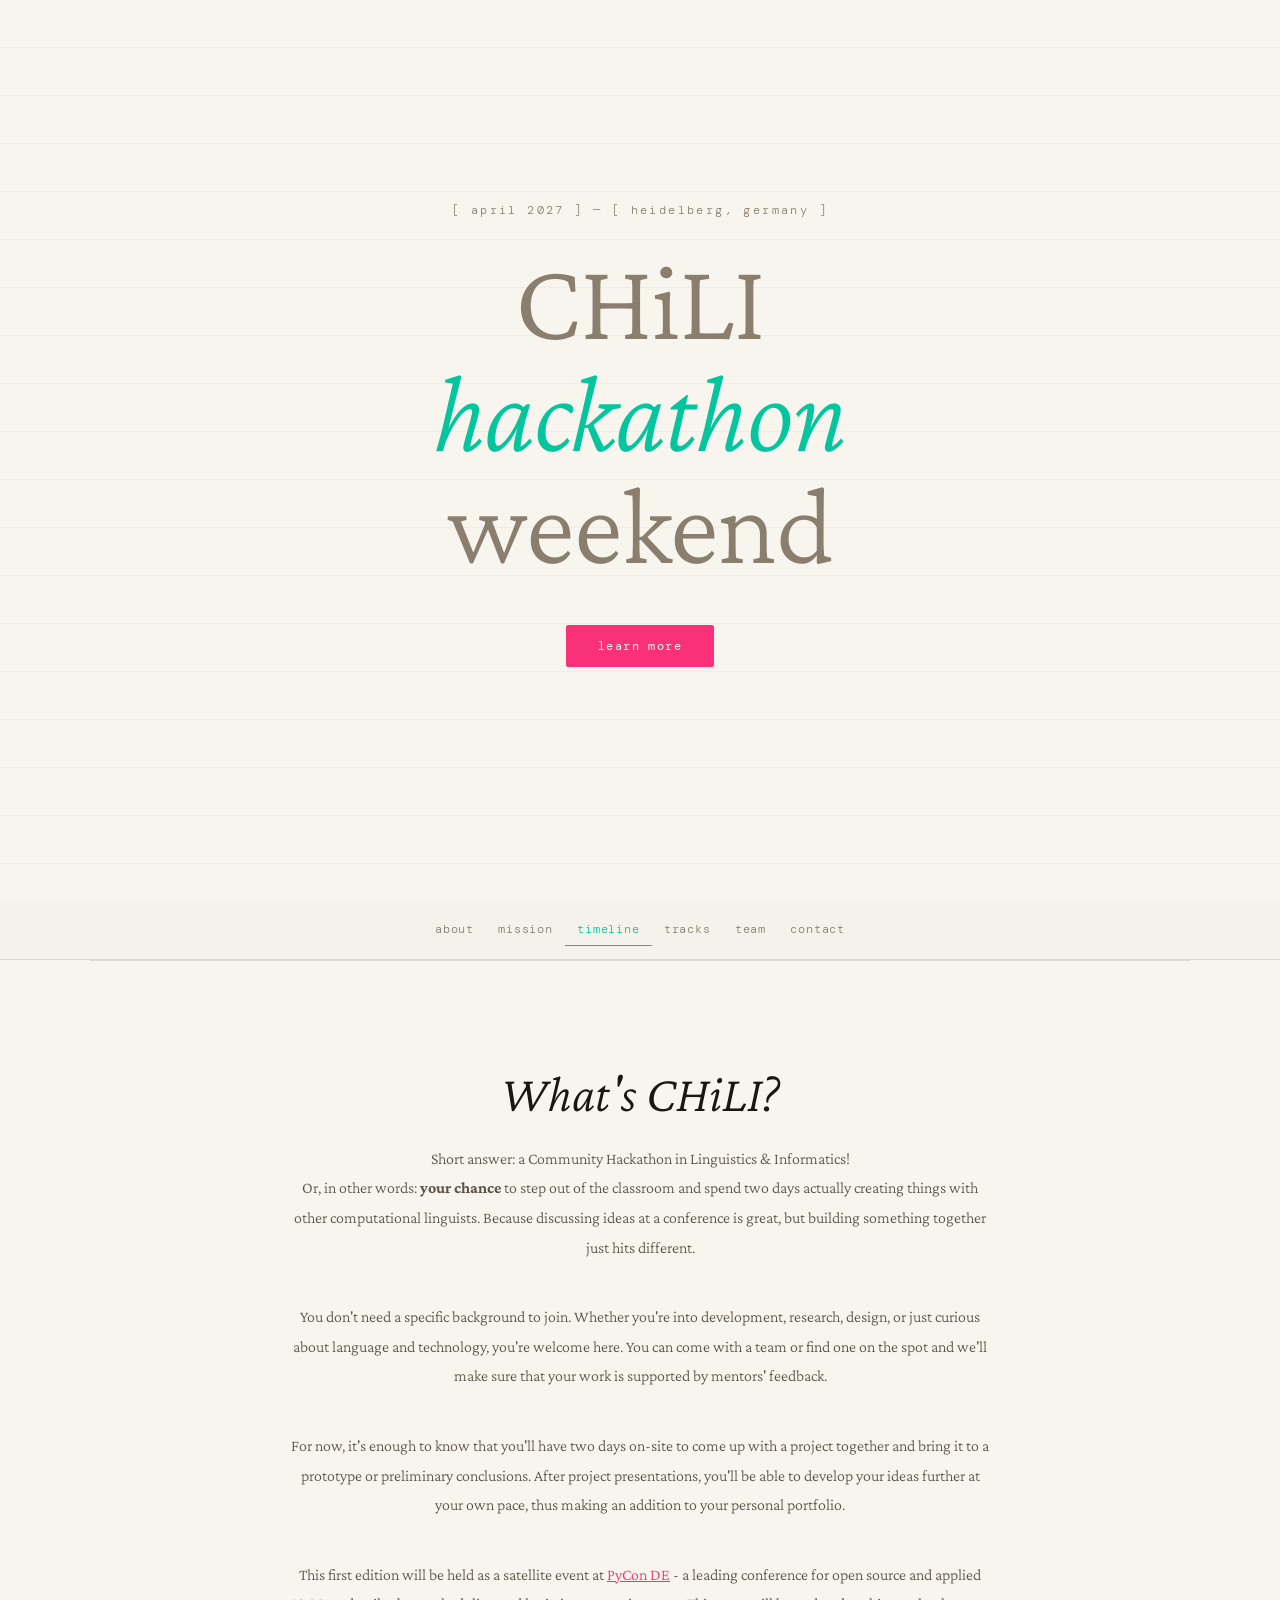
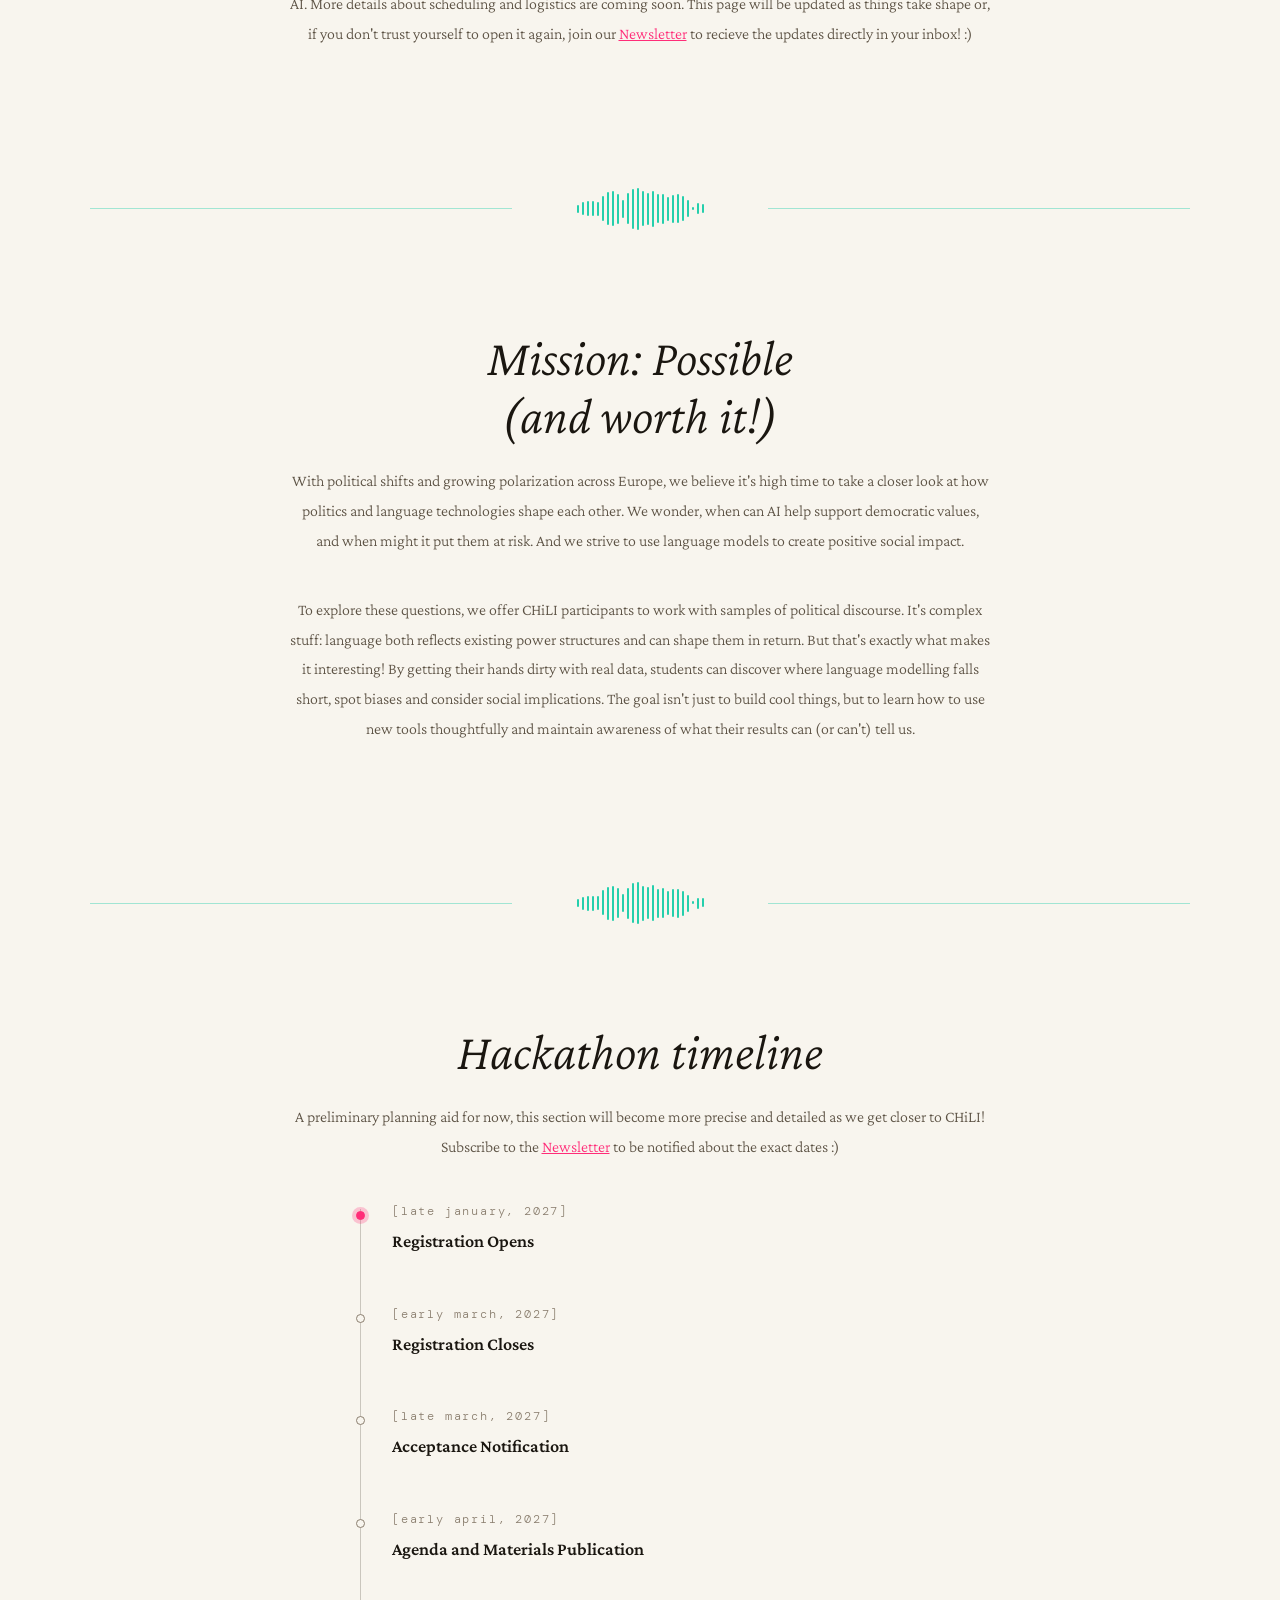
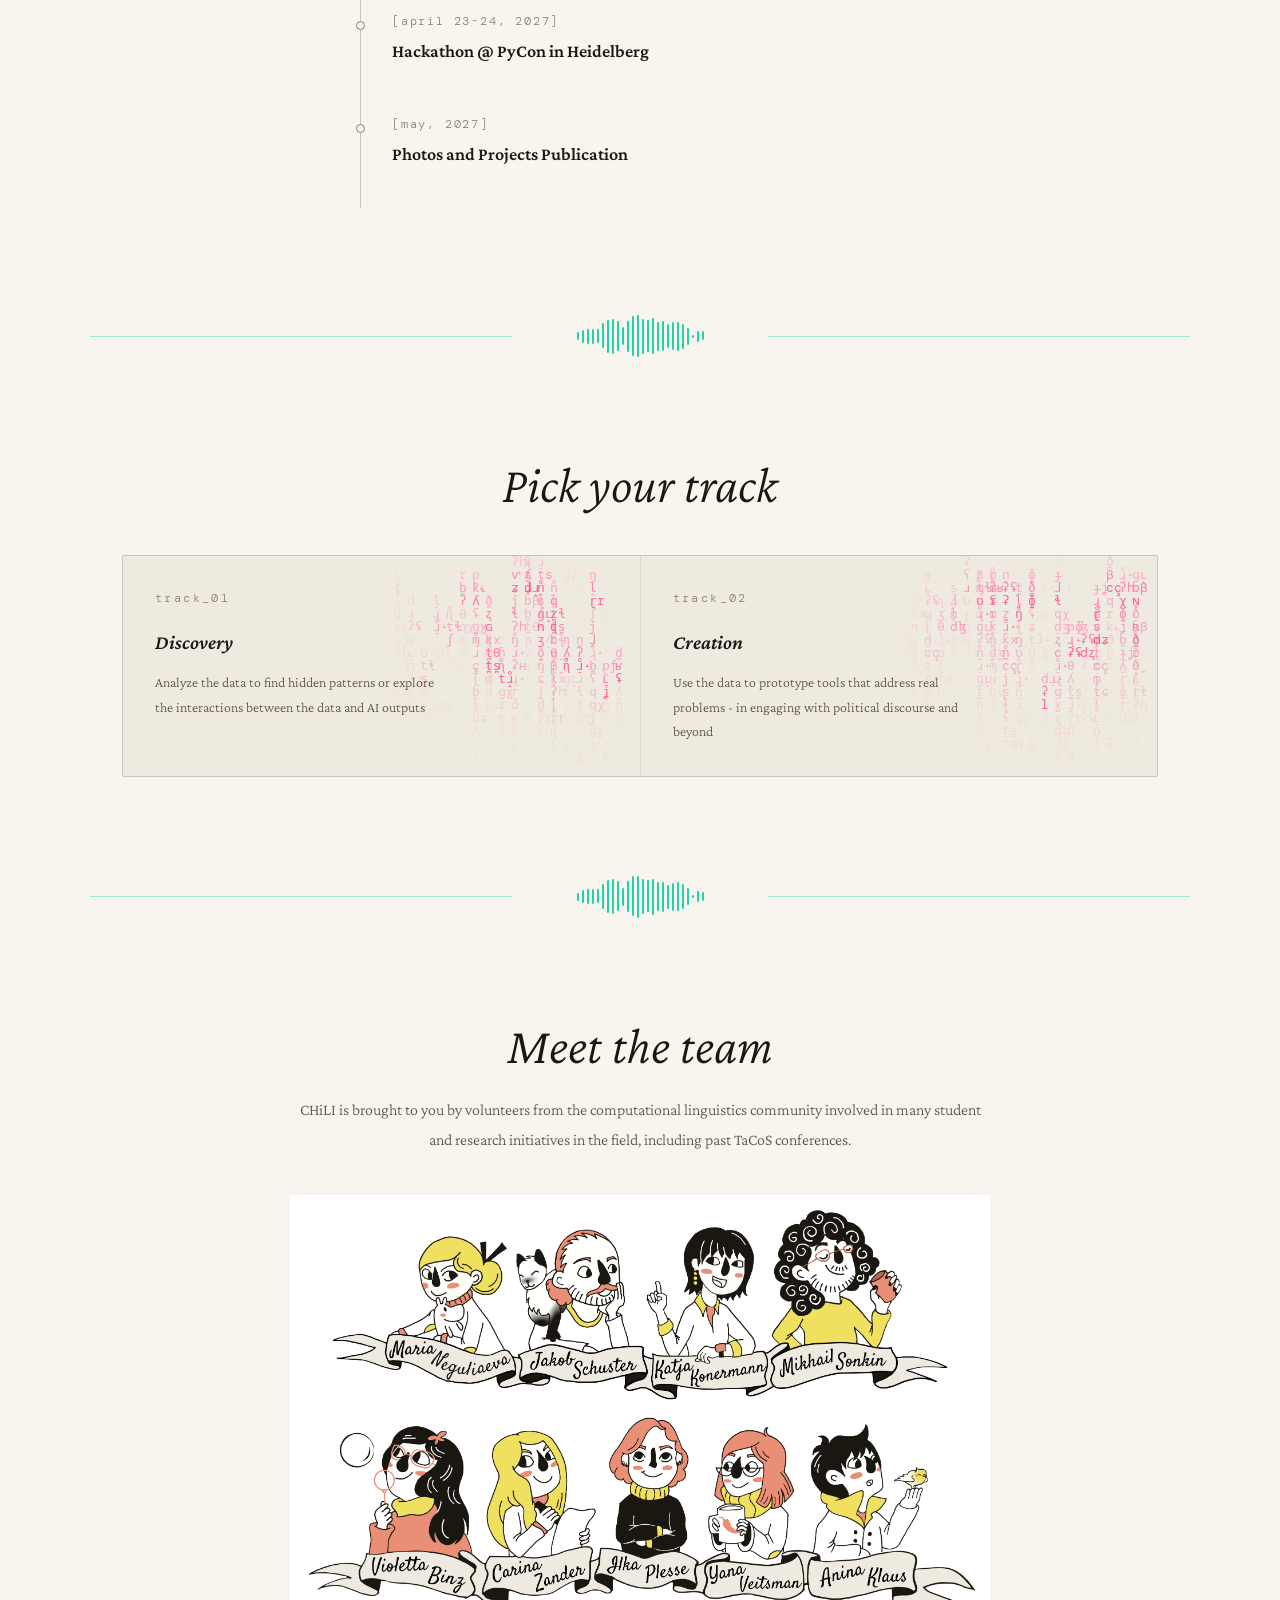
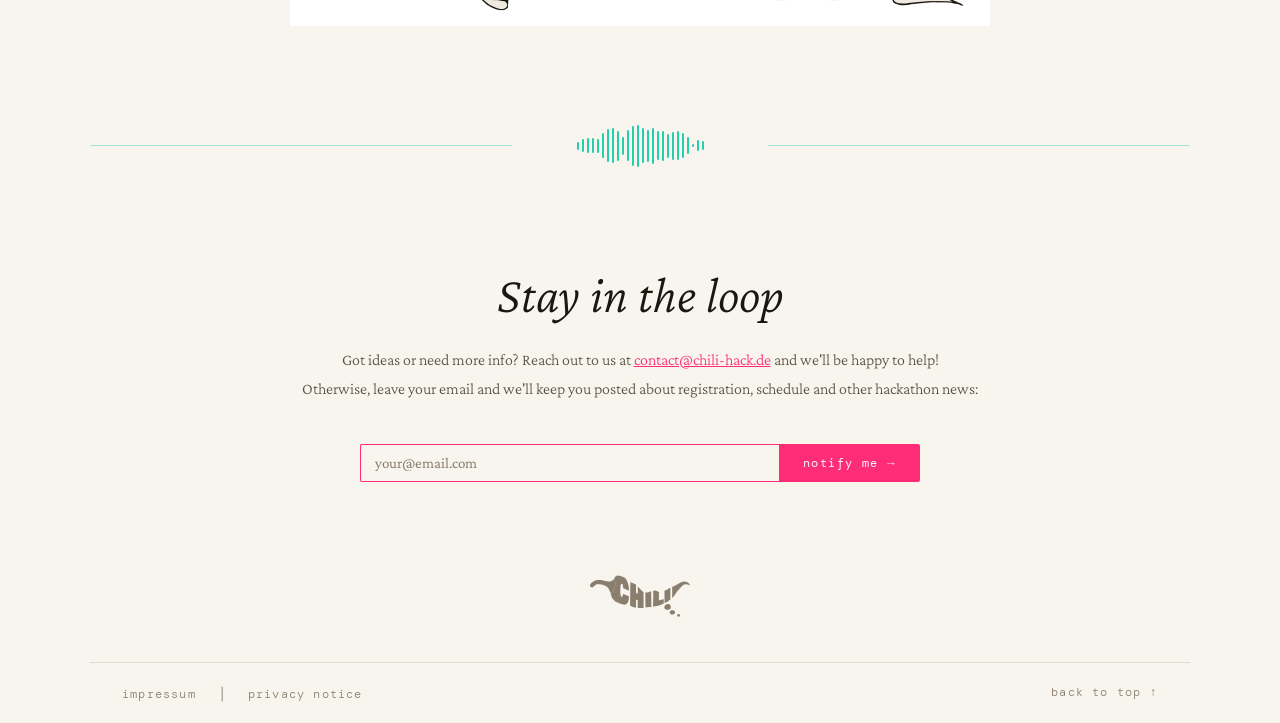
<file: index.html>
<!DOCTYPE html>
<html lang="en">
<head>
<meta charset="UTF-8">
<meta name="viewport" content="width=device-width, initial-scale=1.0">
<title>CHiLI 2027 | Main</title>
<link rel="icon" type="image/x-icon" href="images/favicon.png">
<link href="https://fonts.googleapis.com/css2?family=Crimson+Pro:ital,wght@0,300;0,400;0,600;1,300;1,400;1,600&family=DM+Mono:wght@300;400;500&display=swap" rel="stylesheet">
<link href="style.css" rel="stylesheet">
</head>
<body>
<!-- HERO -->
<div id="hero-landscape">
  <canvas id="waveCanvasLandscape"></canvas>

  <div class="hero-eyebrow">
    <span class="hero-eyebrow-text">[ April 2027 ] — [ Heidelberg, Germany ]</span>
  </div>
  <h1 class="hero-title-landscape">
    <span class="light-word">CHiLI</span><br>
    <span class="accent-word">hackathon</span><br>
    <span class="light-word">weekend</span>
  </h1>
<div class="hero-buttons">
    <!--button class="btn-primary" onclick="window.open('#', '_blank')">apply now</button-->
    <button class="btn-primary" onclick="document.getElementById('about').scrollIntoView({behavior:'smooth'})">learn more</button>
  </div>

</div>
<div id="hero-portrait">
  <canvas id="waveCanvasPortrait"></canvas>

  <div class="hero-eyebrow">
    <span class="hero-eyebrow-text">[ April 2027 ]<br>[ Heidelberg, Germany ]<br></span>
  </div>
  <h1 class="hero-title-portrait">
    <span class="light-word">CHiLI</span><br>
    <span class="accent-word">hackathon</span><br>
    <span class="light-word">weekend</span>
  </h1>
  <br>
<div class="hero-buttons">
    <!--button class="btn-primary" onclick="window.open('#', '_blank')">apply now</button-->
    <button class="btn-primary" onclick="document.getElementById('about').scrollIntoView({behavior:'smooth'})">learn more</button>
    <button class="btn-primary" onclick="document.getElementById('newsletter').scrollIntoView({behavior:'smooth'})">stay tuned</button>
  </div>

</div>

<!-- NAV -->
<nav>
  <ul class="nav-links">
    <li><a href="#about">about</a></li>
    <li><a href="#mission">mission</a></li>
    <li><a href="#timeline">timeline</a></li>
    <li><a href="#challenges">tracks</a></li>
    <li><a href="#team">team</a></li>
    <!--li><a href="#judges">judges</a></li-->
    <!--li><a href="#sponsors">sponsors</a></li-->
    <!--li><a href="#faq">faq</a></li-->
    <li><a href="#newsletter">contact</a></li>
  </ul>
</nav>

<hr class="section-divider">

<!-- ABOUT -->
<section id="about">
  <!--span class="section-label">01 — about</span-->
  <h2 class="section-title">What's CHiLI?</h2>
  <p class="section-desc">
    Short answer: a Community Hackathon in Linguistics & Informatics! </br>
    Or, in other words: <b>your chance</b> to step out of the classroom and spend two days actually creating things with other computational linguists. Because discussing ideas at a conference is great, but building something together just hits different.
  </p>
  <p class="section-desc">
    You don't need a specific background to join. Whether you're into development, research, design, or just curious about language and technology, you're welcome here. You can come with a team or find one on the spot and we'll make sure that your work is supported by mentors' feedback.
  </p>
  <!--p class="section-desc">
    The selection of hackathon tasks will allow for both application-focused and research-focused projects. At the end, teams will share what they've been working on - whether it's a working prototype or research conclusions.
  </p-->
  <p class="section-desc">
    For now, it's enough to know that you'll have two days on-site to come up with a project together and bring it to a prototype or preliminary conclusions. After project presentations, you'll be able to develop your ideas further at your own pace, thus making an addition to your personal portfolio.
  </p>
  <p class="section-desc">
    This first edition will be held as a satellite event at <a class="text-link" href="https://pycon.de/">PyCon DE</a> - a leading conference for open source and applied AI. More details about scheduling and logistics are coming soon. This page will be updated as things take shape or, if you don't trust yourself to open it again, join our <a class="text-link" href="#newsletter">Newsletter</a> to recieve the updates directly in your inbox! :)
  </p>
</section>

<div class="wave-divider"><span class="wave-divider-line"></span><div class="wave-divider-bars"></div><span class="wave-divider-line"></span></div>

<!-- MISSION -->
<section id="mission">
  <!--span class="section-label">01 — about</span-->
  <h2 class="section-title">Mission: Possible<br>(and worth it!)</h2>
  <p class="section-desc">
    With political shifts and growing polarization across Europe, we believe it's high time to take a closer look at how politics and language technologies shape each other. We wonder, when can AI help support democratic values, and when might it put them at risk. And we strive to use language models to create positive social impact. 
  </p>
  <p class="section-desc">
    To explore these questions, we offer CHiLI participants to work with samples of political discourse. It's complex stuff: language both reflects existing power structures and can shape them in return. But that's exactly what makes it interesting! By getting their hands dirty with real data, students can discover where language modelling falls short, spot biases and consider social implications. The goal isn't just to build cool things, but to learn how to use new tools thoughtfully and maintain awareness of what their results can (or can't) tell us.
  </p>
</section>

<div class="wave-divider"><span class="wave-divider-line"></span><div class="wave-divider-bars"></div><span class="wave-divider-line"></span></div>

<!-- TIMELINE -->
<section id="timeline">
  <h2 class="section-title">Hackathon timeline</h2>
  <p class="section-desc">A preliminary planning aid for now, this section will become more precise and detailed as we get closer to CHiLI! <br> Subscribe to the <a class="text-link" href="#newsletter">Newsletter</a> to be notified about the exact dates :)</p>
  <!--div class="timeline-item active">
      <div class="timeline-date">[Month DD, YYYY]</div>
      <div class="timeline-title">Team Formation Deadline</div>
      <div class="timeline-desc">Solo applicants will be matched with complementary teammates. Teams of 2–4.</div>
      <div class="timeline-badge">now open</div>
  </div-->
  <div class="timeline">
    <div class="timeline-item past">
      <div class="timeline-date">[late January, 2027]</div>
      <div class="timeline-title">Registration Opens</div>
      <!--div class="timeline-desc">Registration portal goes live. Early applicants get priority review.</div-->
    </div>
    <div class="timeline-item">
      <div class="timeline-date">[early March, 2027]</div>
      <div class="timeline-title">Registration Closes</div>
      <!--div class="timeline-desc">Final acceptance notifications sent within 5 business days.</div-->
    </div>
    <div class="timeline-item">
      <div class="timeline-date">[late March, 2027]</div>
      <div class="timeline-title">Acceptance Notification</div>
    </div>
    <div class="timeline-item">
      <div class="timeline-date">[early April, 2027]</div>
      <div class="timeline-title">Agenda and Materials Publication</div>
    </div>
    <div class="timeline-item">
      <div class="timeline-date">[April 23-24, 2027]</div>
      <div class="timeline-title">Hackathon @ PyCon in Heidelberg</div>
    </div>
    <div class="timeline-item">
      <div class="timeline-date">[May, 2027]</div>
      <div class="timeline-title">Photos and Projects Publication</div>
    </div>
  </div>
</section>

<div class="wave-divider"><span class="wave-divider-line"></span><div class="wave-divider-bars"></div><span class="wave-divider-line"></span></div>

<!-- CHALLENGES -->
<section id="challenges">
  <h2 class="section-title">Pick your track</h2>
  <!--p class="section-desc">Two challenge tracks. One 48-hour window. Teams choose one track to compete in.</p-->
  <p class="section-desc"></p> <!-- for proper spacing -->
  <div class="challenges-grid">
    <div class="challenge-card">
      <canvas class="ipa-rain-canvas" id="ipaCanvas"></canvas>
      <div class="card-content">
      <div class="challenge-num">track_01</div>
      <div class="challenge-title">Discovery</div>
      <div class="challenge-desc">Analyze the data to find hidden patterns or explore the interactions between the data and AI outputs</div>
      </div>
    </div>
    <div class="challenge-card">
      <canvas class="ipa-rain-canvas" id="ipaCanvas"></canvas>
      <div class="card-content">
      <div class="challenge-num">track_02</div>
      <div class="challenge-title">Creation</div>
      <div class="challenge-desc">Use the data to prototype tools that address real problems - in engaging with political discourse and beyond</div>
      </div>
    </div>
  </div>
</section>


<div class="wave-divider"><span class="wave-divider-line"></span><div class="wave-divider-bars"></div><span class="wave-divider-line"></span></div>

<!-- TEAM -->
<section id="team">
  <h2 class="section-title">Meet the team</h2>
  <p class="section-desc">CHiLI is brought to you by volunteers from the computational linguistics community involved in many student and research initiatives in the field, including past TaCoS conferences.</p>
  <img class="team-portrait" src="images/team.png">
</section>

<div class="wave-divider"><span class="wave-divider-line"></span><div class="wave-divider-bars"></div><span class="wave-divider-line"></span></div>

<!-- JUDGES -->
<!--section id="judges">
  <span class="section-label">05 — judges & mentors</span>
  <h2 class="section-title">Meet the panel</h2>
  <p class="section-desc">Industry leaders who will mentor teams during the event and evaluate final submissions.</p>
  <div class="judges-grid">
    <div class="judge-card">
      <div class="judge-avatar">AB</div>
      <div class="judge-name">[Name]</div>
      <div class="judge-role">[Title]</div>
      <div class="judge-company">[Company]</div>
    </div>
    <div class="judge-card">
      <div class="judge-avatar">CD</div>
      <div class="judge-name">[Name]</div>
      <div class="judge-role">[Title]</div>
      <div class="judge-company">[Company]</div>
    </div>
    <div class="judge-card">
      <div class="judge-avatar">EF</div>
      <div class="judge-name">[Name]</div>
      <div class="judge-role">[Title]</div>
      <div class="judge-company">[Company]</div>
    </div>
    <div class="judge-card">
      <div class="judge-avatar">GH</div>
      <div class="judge-name">[Name]</div>
      <div class="judge-role">[Title]</div>
      <div class="judge-company">[Company]</div>
    </div>
    <div class="judge-card">
      <div class="judge-avatar">IJ</div>
      <div class="judge-name">[Name]</div>
      <div class="judge-role">[Title]</div>
      <div class="judge-company">[Company]</div>
    </div>
  </div>
</section>

<div class="wave-divider"><span class="wave-divider-line"></span><div class="wave-divider-bars"></div><span class="wave-divider-line"></span></div-->

<!-- SPONSORS -->
<!--section id="sponsors">
  <h2 class="section-title">Made possible by</h2>
  <p class="section-desc">Interested in sponsoring? <a href="mailto:sponsors@event.com" style="color:var(--accent);text-decoration:none;">Get in touch →</a></p>
  <div class="judges-grid">
    <div class="judge-card">
      <div class="judge-avatar">A</div>
      <div class="judge-name">[Sponsor Name]</div>
      <div class="judge-role">[Sub title]</div>
      <div class="judge-company"><a href="#" style="color:var(--accent);text-decoration:none;">website →</a></div>
    </div>
    <div class="judge-card">
      <div class="judge-avatar">B</div>
      <div class="judge-name">[Sponsor Name]</div>
      <div class="judge-role">[Sub title]</div>
      <div class="judge-company"><a href="#" style="color:var(--accent);text-decoration:none;">website →</a></div>
    </div>
    <div class="judge-card">
      <div class="judge-avatar">C</div>
      <div class="judge-name">[Sponsor Name]</div>
      <div class="judge-role">[Sub title]</div>
      <div class="judge-company"><a href="#" style="color:var(--accent);text-decoration:none;">website →</a></div>
    </div>
    <div class="judge-card">
      <div class="judge-avatar">D</div>
      <div class="judge-name">[Sponsor Name]</div>
      <div class="judge-role">[Sub title]</div>
      <div class="judge-company"><a href="#" style="color:var(--accent);text-decoration:none;">website →</a></div>
    </div>
  </div>
</section>

<div class="wave-divider"><span class="wave-divider-line"></span><div class="wave-divider-bars"></div><span class="wave-divider-line"></span></div-->

<!-- FAQ -->
<!--section id="faq">
  <h2 class="section-title">Questions</h2>
  <div class="faq-block">
  <ul class="faq-list">
    <details><summary class="faq-q">Is this event free to attend?</summary><p class="faq-a">Yes — participation is completely free. Food, drinks, and swag will be provided for the duration of the event.</p></details>
    <details><summary class="faq-q">Who can participate?</summary><p class="faq-a">Anyone [describe eligibility — e.g. students, professionals, global, age limit]. No prior hackathon experience needed.</p></details>
    <details><summary class="faq-q">What's the team size?</summary><p class="faq-a">Teams of 2 to 4 participants. Solo participants will have the option to join a team during the team-building session at kickoff.</p></details>
    <details><summary class="faq-q">Can I work on a pre-existing project?</summary><p class="faq-a">No — all work must start after the opening ceremony. You may use open-source libraries and frameworks, but the core project must be new.</p></details>
    <details><summary class="faq-q">Is there travel reimbursement?</summary><p class="faq-a">[Yes/No/Partial] — [details on reimbursement policy and how to apply if applicable].</p></details>
    <details><summary class="faq-q">What should I bring?</summary><p class="faq-a">Your laptop, charger, headphones, and any hardware you'd like to work with. Overnight sleeping arrangements [are/are not] available — bring a pillow and blanket if you plan to stay.</p></details>
    <details><summary class="faq-q">How will projects be judged?</summary><p class="faq-a">Projects are scored on: Technical implementation · Impact & novelty · Design & UX · Presentation quality. Judges will review all submissions before live demos from the top teams.</p></details>
    <details><summary class="faq-q">Still have questions?</summary><p class="faq-a">Reach out at <a href="mailto:hello@event.com" style="color:var(--accent);text-decoration:none;">hello@event.com</a> or join our community channel [link].</p></details>
  </ul></div>
</section>

<div class="wave-divider"><span class="wave-divider-line"></span><div class="wave-divider-bars"></div><span class="wave-divider-line"></span></div-->

<!-- Newsletter -->
<section id="newsletter" class="final_section">
  <h2 class="section-title">Stay in the loop</h2>
  <p class="section-desc">
    Got ideas or need more info? Reach out to us at <u><a class="text-link">contact@chili-hack.de</a></u> and we'll be happy to help!
    <br>
    Otherwise, leave your email and we'll keep you posted about registration, schedule and other hackathon news:
  </p>
  <form action="https://app.keila.io/forms/nfrm_K36m8jRw" class="newsletter-form" action="https://formspree.io/f/xxxxxxxx" method="POST">
    <input class="newsletter-input" autocomplete="email" id="contact_email" name="contact[email]" placeholder="your@email.com" type="email" required/>
    <button class="newsletter-btn" type="submit">notify me →</button>
  </form>
</section>

<!-- FOOTER-->
<div><img class="footer-logo" src = "images/logo_footer.svg"></div>
<footer>
  <div class="footer-row">
  <ul class="footer-links">
    <li><a href="legal-notice.html">impressum</a></li>
    <li style = 'color: var(--muted);'>|</li>
    <li><a href="privacy-notice.html">privacy notice</a></li>
  </ul>
  <a class="footer-left" href="#">back to top ↑</a>
  </div>
</footer>
<script src="./script.js"></script>
</body>
</html>
</file>
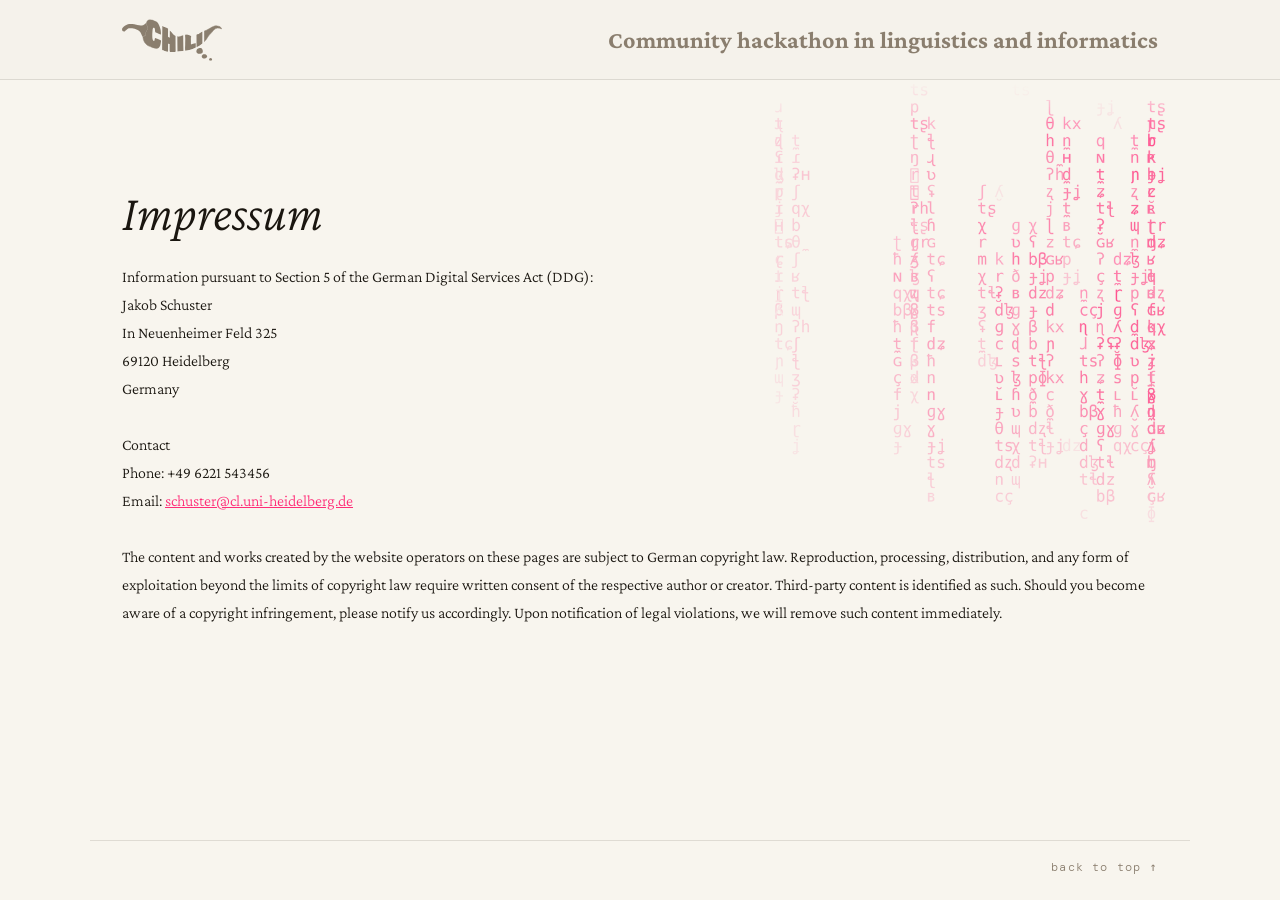
<file: legal-notice.html>
<!DOCTYPE html>
<html lang="en">
<head>
<meta charset="UTF-8">
<meta name="viewport" content="width=device-width, initial-scale=1.0">
<title>CHiLI 2027 | Legal notice</title>
<link rel="icon" type="image/x-icon" href="images/favicon.png">
<link href="https://fonts.googleapis.com/css2?family=Crimson+Pro:ital,wght@0,300;0,400;0,600;1,300;1,400;1,600&family=DM+Mono:wght@300;400;500&display=swap" rel="stylesheet">
<link href="style.css" rel="stylesheet">

<style>
/* Only what style.css does not already cover + overrides */

:root { --nav-h: 80px; }         

nav {
    height: var(--nav-h);         
    padding-inline: max(2rem, calc((100% - 1100px) / 2 + 2rem));
    position: static;
}

.nav-home {
    display: flex;
    align-items: center;
}
.nav-home img {
    width: auto;
    display: block;
}

section.page-section {
    text-align: left;
    min-height: calc(100vh - 60px - 5rem);
}
section.page-section .section-desc {
    margin-left: 0;     
    margin-right: 0;
}

.nav-title {
  color: var(--muted);
}

section.page-section {
    background: url('images/ipa-rain.png') right top / clamp(670px, 35vw, 870px) auto no-repeat;
}

.footer-left { margin-left: auto; }

@media (max-width: 720px) {
    section.page-section { background-image: none; }   
    nav { padding-inline: 1.25rem; display: flex;}
    .nav-title {display: none;}
}

</style>
</head>
<body>

<!-- NAV -->
<nav>
  <div class="footer-row">
  <a class="nav-home" href="index.html"><img src="images/logo_footer.svg" alt="Back to main page"></a>
  <h2 class="nav-title">Community hackathon in linguistics and informatics</h2>
  </div>
</nav>

<!-- CONTENT -->
<section class="page-section">
  <h2 class="section-title">Impressum</h2>
  <p class=«section-desc»>Information pursuant to Section 5 of the German Digital Services Act (DDG):<br>Jakob Schuster <br>In Neuenheimer Feld 325<br>69120 Heidelberg<br>Germany</p><br>
  <p class=«section-desc»>Contact<br>Phone: +49 6221 543456<br>Email: <u><a class="text-link">schuster@cl.uni-heidelberg.de</a></u></p><br>
  <p class=«section-desc»>The content and works created by the website operators on these pages are subject to German copyright law. Reproduction, processing, distribution, and any form of exploitation beyond the limits of copyright law require written consent of the respective author or creator. Third-party content is identified as such. Should you become aware of a copyright infringement, please notify us accordingly. Upon notification of legal violations, we will remove such content immediately.</p>
</section>

<!-- FOOTER -->
<footer>
  <div class="footer-row">
  <a class="footer-left" href="#">back to top ↑</a>
  </div>
</footer>

</body>
</html>
</file>
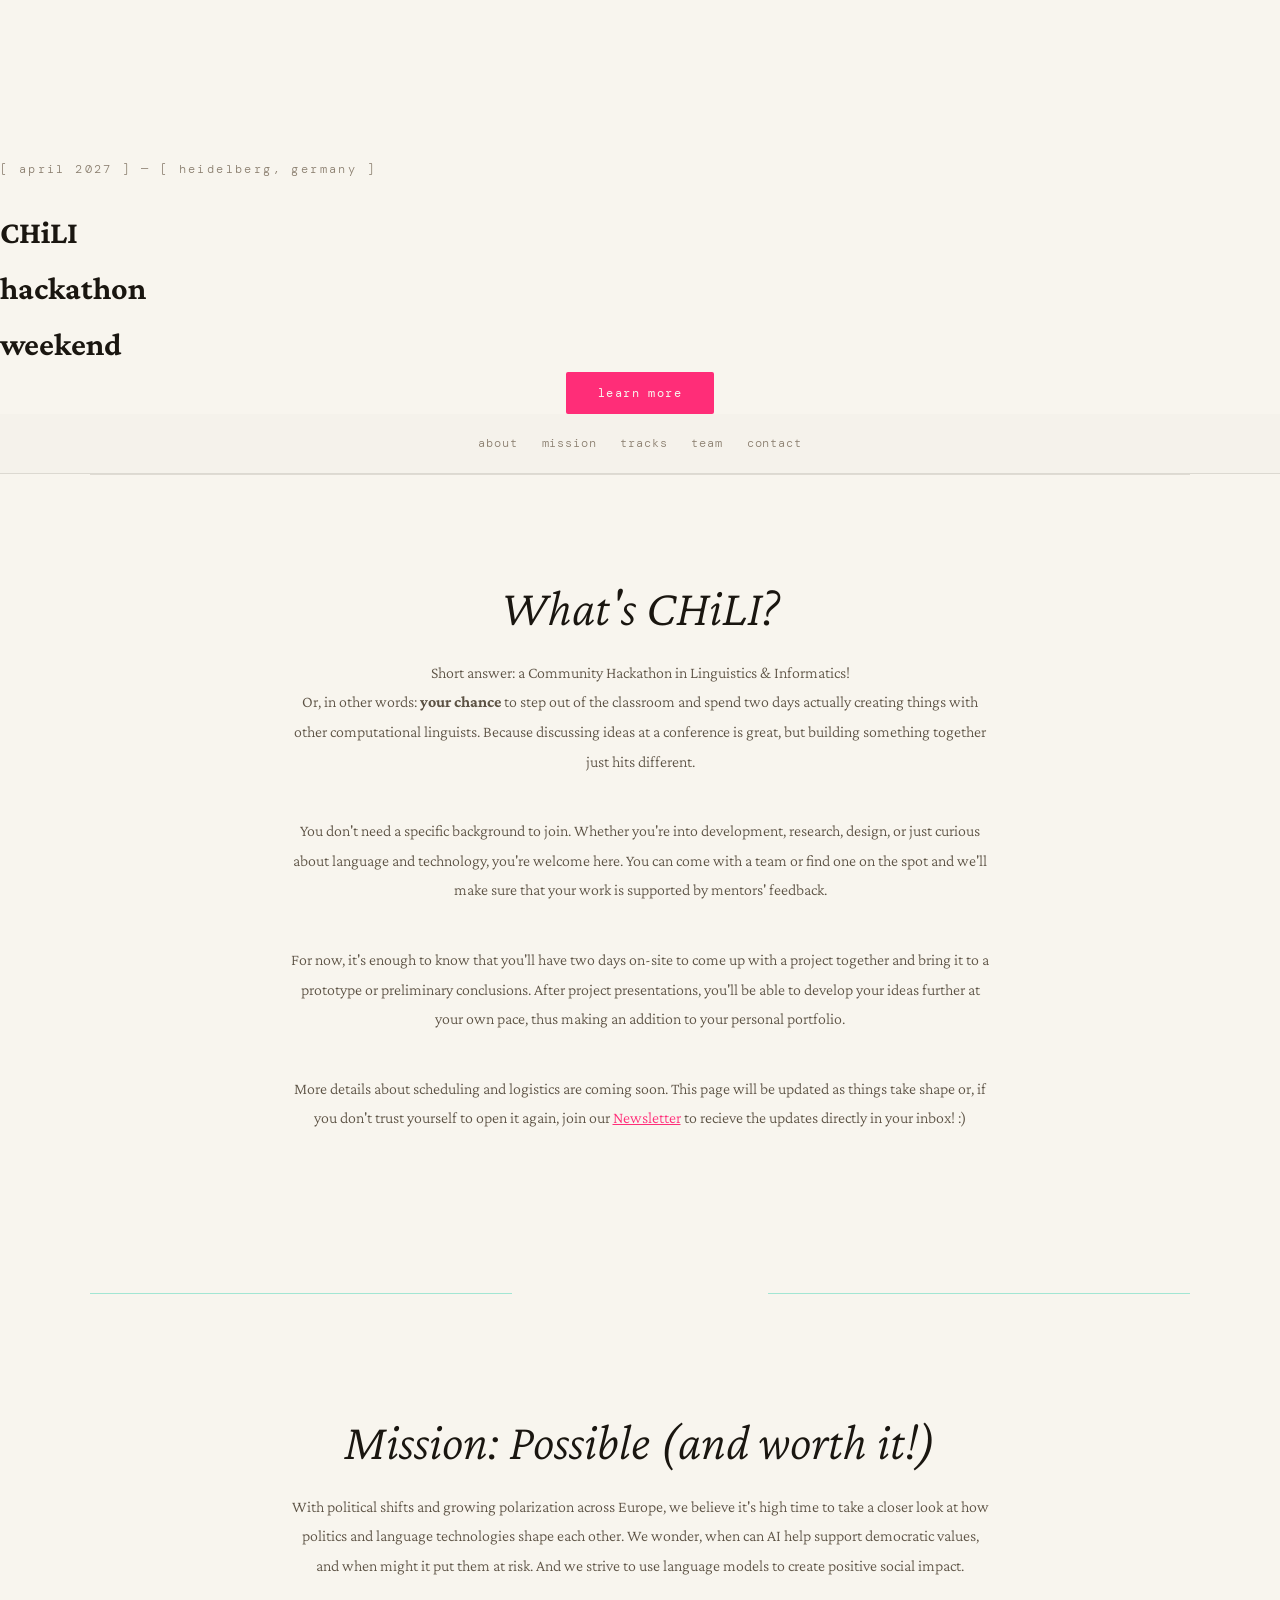
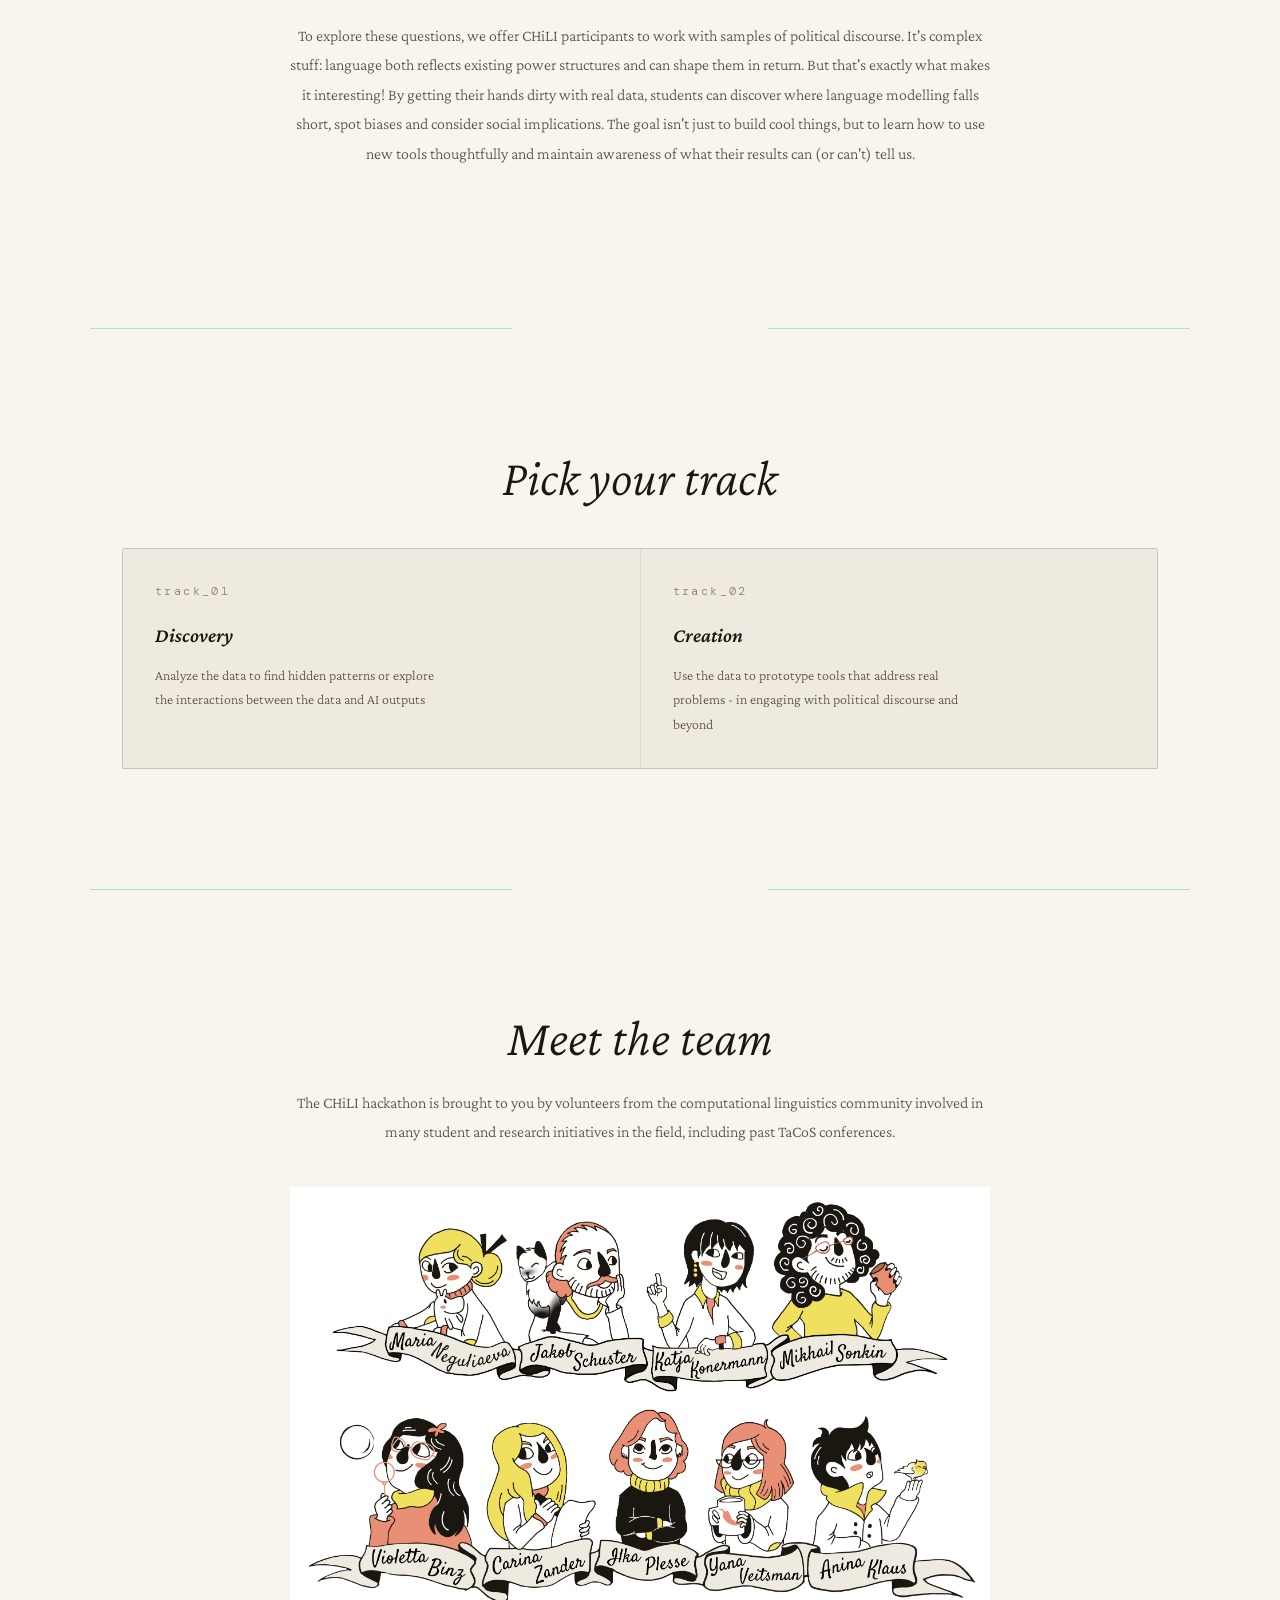
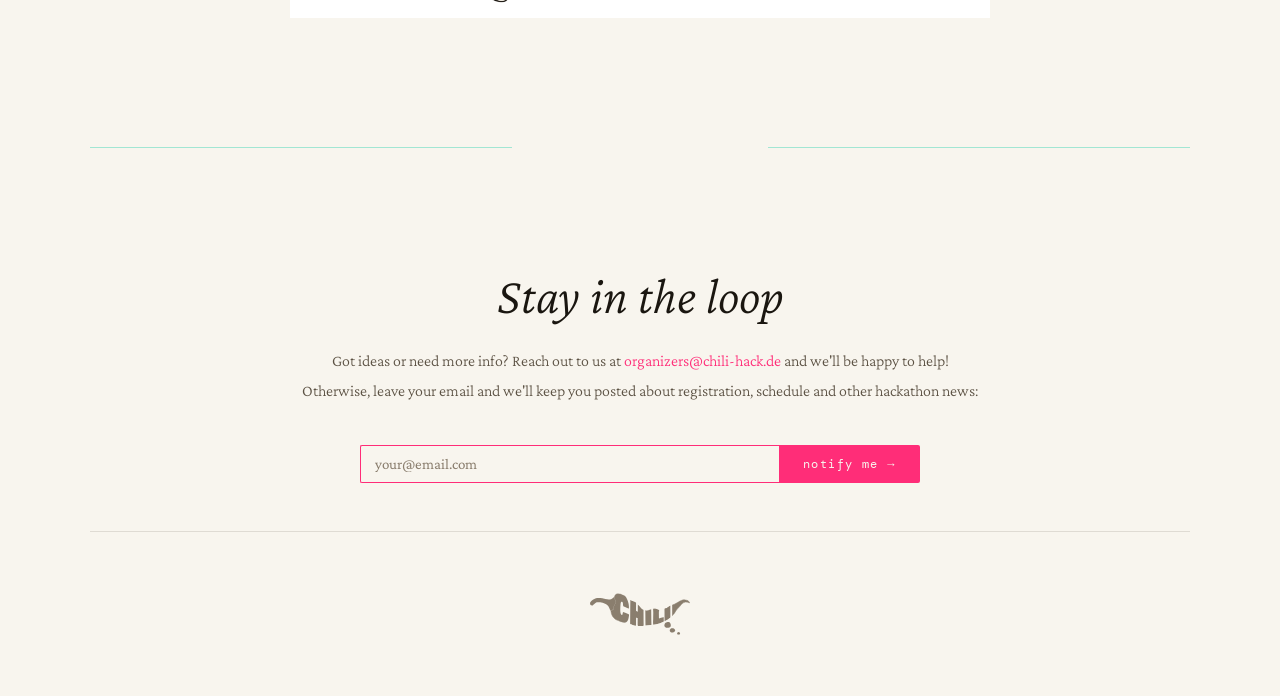
<file: main.html>
<!DOCTYPE html>
<html lang="en">
<head>
<meta charset="UTF-8">
<meta name="viewport" content="width=device-width, initial-scale=1.0">
<title>CHILI 2027</title>
<link rel="icon" type="image/x-icon" href="images/favicon.png">
<link href="https://fonts.googleapis.com/css2?family=Crimson+Pro:ital,wght@0,300;0,400;0,600;1,300;1,400;1,600&family=DM+Mono:wght@300;400;500&display=swap" rel="stylesheet">
<link href="style.css" rel="stylesheet">
</head>
<body>
<!-- HERO -->
<div id="hero">
  <canvas id="waveCanvas"></canvas>

  <div class="hero-eyebrow">
    <span class="hero-eyebrow-text">[ April 2027 ] — [ Heidelberg, Germany ]</span>
  </div>
  <h1 class="hero-title">
    <span class="light-word">CHiLI</span><br>
    <span class="accent-word">hackathon</span><br>
    <span class="light-word">weekend</span>
  </h1>

  <!--p class="hero-sub">Join us for [event name] hackathon in [city] on [date] and create something extraordinary.</p-->

<div class="hero-buttons">
    <!--button class="btn-primary" onclick="window.open('#', '_blank')">apply now</button-->
    <button class="btn-primary" onclick="document.getElementById('about').scrollIntoView({behavior:'smooth'})">learn more</button>
  </div>

</div>

<!-- NAV -->
<nav>
  <ul class="nav-links">
    <li><a href="#about">about</a></li>
    <li><a href="#mission">mission</a></li>
    <!--li><a href="#timeline">timeline</a></li-->
    <li><a href="#challenges">tracks</a></li>
    <li><a href="#team">team</a></li>
    <!--li><a href="#judges">judges</a></li-->
    <!--li><a href="#sponsors">sponsors</a></li-->
    <!--li><a href="#faq">faq</a></li-->
    <li><a href="#newsletter">contact</a></li>
  </ul>
</nav>

<hr class="section-divider">

<!-- ABOUT -->
<section id="about">
  <!--span class="section-label">01 — about</span-->
  <h2 class="section-title">What's CHiLI?</h2>
  <p class="section-desc">
    Short answer: a Community Hackathon in Linguistics & Informatics! </br>
    Or, in other words: <b>your chance</b> to step out of the classroom and spend two days actually creating things with other computational linguists. Because discussing ideas at a conference is great, but building something together just hits different.
  </p>
  <p class="section-desc">
    You don't need a specific background to join. Whether you're into development, research, design, or just curious about language and technology, you're welcome here. You can come with a team or find one on the spot and we'll make sure that your work is supported by mentors' feedback.
  </p>
  <!--p class="section-desc">
    The selection of hackathon tasks will allow for both application-focused and research-focused projects. At the end, teams will share what they've been working on - whether it's a working prototype or research conclusions.
  </p-->
  <p class="section-desc">
    For now, it's enough to know that you'll have two days on-site to come up with a project together and bring it to a prototype or preliminary conclusions. After project presentations, you'll be able to develop your ideas further at your own pace, thus making an addition to your personal portfolio.
  </p>
  <p class="section-desc">
    More details about scheduling and logistics are coming soon. This page will be updated as things take shape or, if you don't trust yourself to open it again, join our <a class="text-link" href="#newsletter">Newsletter</a> to recieve the updates directly in your inbox! :)
  </p>
</section>

<div class="wave-divider"><span class="wave-divider-line"></span><div class="wave-divider-bars"></div><span class="wave-divider-line"></span></div>

<!-- MISSION -->
<section id="mission">
  <!--span class="section-label">01 — about</span-->
  <h2 class="section-title">Mission: Possible (and worth it!)</h2>
  <p class="section-desc">
    With political shifts and growing polarization across Europe, we believe it's high time to take a closer look at how politics and language technologies shape each other. We wonder, when can AI help support democratic values, and when might it put them at risk. And we strive to use language models to create positive social impact. 
  </p>
  <p class="section-desc">
    To explore these questions, we offer CHiLI participants to work with samples of political discourse. It's complex stuff: language both reflects existing power structures and can shape them in return. But that's exactly what makes it interesting! By getting their hands dirty with real data, students can discover where language modelling falls short, spot biases and consider social implications. The goal isn't just to build cool things, but to learn how to use new tools thoughtfully and maintain awareness of what their results can (or can't) tell us.
  </p>
</section>

<div class="wave-divider"><span class="wave-divider-line"></span><div class="wave-divider-bars"></div><span class="wave-divider-line"></span></div>


<!-- WHO -->
<!--section id="who">
  <span class="section-label">02 — who can participate</span>
  <h2 class="section-title">Built for builders<br><em style="font-weight:300;color:var(--muted2)">of all kinds</em></h2>
  <p class="section-desc">We welcome anyone passionate about language and technology. No prior hackathon experience required.</p>
  <div class="who-cards">
    <div class="who-card">
      <div class="who-card-glyph">/lɪŋ/</div>
      <div class="who-card-title">Linguists</div>
      <div class="who-card-desc">Phonologists, syntacticians, field workers — your domain knowledge shapes the most grounded solutions.</div>
    </div>
    <div class="who-card">
      <div class="who-card-glyph">NLP()</div>
      <div class="who-card-title">Developers</div>
      <div class="who-card-desc">ML engineers, full-stack, data scientists — bring the computational power to make ideas real.</div>
    </div>
    <div class="who-card">
      <div class="who-card-glyph">∂x/∂t</div>
      <div class="who-card-title">Researchers</div>
      <div class="who-card-desc">Academia and industry researchers who want to prototype and test ideas beyond the lab.</div>
    </div>
    <div class="who-card">
      <div class="who-card-glyph">UX ↔</div>
      <div class="who-card-title">Designers</div>
      <div class="who-card-desc">Human-centred designers who can make language technology usable by the people it serves.</div>
    </div>
  </div>
</section>

<hr class="section-divider"-->

<!-- TIMELINE -->
<!--section id="timeline">
  <h2 class="section-title">Key dates</h2>
  <p class="section-desc">All times in [TIMEZONE]. Dates may be subject to change — registered participants will be notified.</p>
  <div class="timeline">
    <div class="timeline-item past">
      <div class="timeline-date">[Month DD, YYYY]</div>
      <div class="timeline-title">Applications Open</div>
      <div class="timeline-desc">Registration portal goes live. Early applicants get priority review.</div>
    </div>
    <div class="timeline-item active">
      <div class="timeline-date">[Month DD, YYYY]</div>
      <div class="timeline-title">Team Formation Deadline</div>
      <div class="timeline-desc">Solo applicants will be matched with complementary teammates. Teams of 2–4.</div>
      <div class="timeline-badge">now open</div>
    </div>
    <div class="timeline-item">
      <div class="timeline-date">[Month DD, YYYY]</div>
      <div class="timeline-title">Applications Close</div>
      <div class="timeline-desc">Final acceptance notifications sent within 5 business days.</div>
    </div>
    <div class="timeline-item">
      <div class="timeline-date">[Month DD, YYYY] — 10:00</div>
      <div class="timeline-title">Opening Ceremony & Kickoff</div>
      <div class="timeline-desc">Challenges revealed. Hacking begins. Mentors go live.</div>
    </div>
    <div class="timeline-item">
      <div class="timeline-date">[Month DD+1, YYYY] — 10:00</div>
      <div class="timeline-title">Project Submissions Due</div>
      <div class="timeline-desc">Submit your repo, demo link, and 2-minute video pitch.</div>
    </div>
    <div class="timeline-item">
      <div class="timeline-date">[Month DD+1, YYYY] — 14:00</div>
      <div class="timeline-title">Demos & Judging</div>
      <div class="timeline-desc">Top 10 teams present live. Winners announced at closing ceremony.</div>
    </div>
  </div>
</section>

<div class="wave-divider"><span class="wave-divider-line"></span><div class="wave-divider-bars"></div><span class="wave-divider-line"></span></div-->

<!-- CHALLENGES -->
<section id="challenges">
  <h2 class="section-title">Pick your track</h2>
  <!--p class="section-desc">Two challenge tracks. One 48-hour window. Teams choose one track to compete in.</p-->
  <p class="section-desc"></p> <!-- for proper spacing -->
  <div class="challenges-grid">
    <div class="challenge-card">
      <canvas class="ipa-rain-canvas" id="ipaCanvas"></canvas>
      <div class="card-content">
      <div class="challenge-num">track_01</div>
      <div class="challenge-title">Discovery</div>
      <div class="challenge-desc">Analyze the data to find hidden patterns or explore the interactions between the data and AI outputs</div>
      </div>
    </div>
    <div class="challenge-card">
      <canvas class="ipa-rain-canvas" id="ipaCanvas"></canvas>
      <div class="card-content">
      <div class="challenge-num">track_02</div>
      <div class="challenge-title">Creation</div>
      <div class="challenge-desc">Use the data to prototype tools that address real problems - in engaging with political discourse and beyond</div>
      </div>
    </div>
  </div>
</section>


<div class="wave-divider"><span class="wave-divider-line"></span><div class="wave-divider-bars"></div><span class="wave-divider-line"></span></div>

<!-- TEAM -->
<section id="team">
  <h2 class="section-title">Meet the team</h2>
  <p class="section-desc">The CHiLI hackathon is brought to you by volunteers from the computational linguistics community involved in many student and research initiatives in the field, including past TaCoS conferences.</p>
  <div class="team-portrait">
    <img src="images/team.png" width="700">
  </div>
  <!--div class="judges-grid">
    <div class="judge-card">
      <div class="judge-avatar">AB</div>
      <div class="judge-name">[Name]</div>
    </div>
    <div class="judge-card">
      <div class="judge-avatar">CD</div>
      <div class="judge-name">[Name]</div>
    </div>
    <div class="judge-card">
      <div class="judge-avatar">EF</div>
      <div class="judge-name">[Name]</div>
    </div>
    <div class="judge-card">
      <div class="judge-avatar">GH</div>
      <div class="judge-name">[Name]</div>
    </div>
    <div class="judge-card">
      <div class="judge-avatar">IJ</div>
      <div class="judge-name">[Name]</div>
    </div>
    <div class="judge-card">
      <div class="judge-avatar">IJ</div>
      <div class="judge-name">[Name]</div>
    </div>
    <div class="judge-card">
      <div class="judge-avatar">IJ</div>
      <div class="judge-name">[Name]</div>
    </div>
    <div class="judge-card">
      <div class="judge-avatar">IJ</div>
      <div class="judge-name">[Name]</div>
    </div>
    <div class="judge-card">
      <div class="judge-avatar">IJ</div>
      <div class="judge-name">[Name]</div>
    </div>
  </div-->
</section>

<div class="wave-divider"><span class="wave-divider-line"></span><div class="wave-divider-bars"></div><span class="wave-divider-line"></span></div>

<!-- JUDGES -->
<!--section id="judges">
  <span class="section-label">05 — judges & mentors</span>
  <h2 class="section-title">Meet the panel</h2>
  <p class="section-desc">Industry leaders who will mentor teams during the event and evaluate final submissions.</p>
  <div class="judges-grid">
    <div class="judge-card">
      <div class="judge-avatar">AB</div>
      <div class="judge-name">[Name]</div>
      <div class="judge-role">[Title]</div>
      <div class="judge-company">[Company]</div>
    </div>
    <div class="judge-card">
      <div class="judge-avatar">CD</div>
      <div class="judge-name">[Name]</div>
      <div class="judge-role">[Title]</div>
      <div class="judge-company">[Company]</div>
    </div>
    <div class="judge-card">
      <div class="judge-avatar">EF</div>
      <div class="judge-name">[Name]</div>
      <div class="judge-role">[Title]</div>
      <div class="judge-company">[Company]</div>
    </div>
    <div class="judge-card">
      <div class="judge-avatar">GH</div>
      <div class="judge-name">[Name]</div>
      <div class="judge-role">[Title]</div>
      <div class="judge-company">[Company]</div>
    </div>
    <div class="judge-card">
      <div class="judge-avatar">IJ</div>
      <div class="judge-name">[Name]</div>
      <div class="judge-role">[Title]</div>
      <div class="judge-company">[Company]</div>
    </div>
  </div>
</section>

<div class="wave-divider"><span class="wave-divider-line"></span><div class="wave-divider-bars"></div><span class="wave-divider-line"></span></div-->

<!-- SPONSORS -->
<!--section id="sponsors">
  <h2 class="section-title">Made possible by</h2>
  <p class="section-desc">Interested in sponsoring? <a href="mailto:sponsors@event.com" style="color:var(--accent);text-decoration:none;">Get in touch →</a></p>
  <div class="judges-grid">
    <div class="judge-card">
      <div class="judge-avatar">A</div>
      <div class="judge-name">[Sponsor Name]</div>
      <div class="judge-role">[Sub title]</div>
      <div class="judge-company"><a href="#" style="color:var(--accent);text-decoration:none;">website →</a></div>
    </div>
    <div class="judge-card">
      <div class="judge-avatar">B</div>
      <div class="judge-name">[Sponsor Name]</div>
      <div class="judge-role">[Sub title]</div>
      <div class="judge-company"><a href="#" style="color:var(--accent);text-decoration:none;">website →</a></div>
    </div>
    <div class="judge-card">
      <div class="judge-avatar">C</div>
      <div class="judge-name">[Sponsor Name]</div>
      <div class="judge-role">[Sub title]</div>
      <div class="judge-company"><a href="#" style="color:var(--accent);text-decoration:none;">website →</a></div>
    </div>
    <div class="judge-card">
      <div class="judge-avatar">D</div>
      <div class="judge-name">[Sponsor Name]</div>
      <div class="judge-role">[Sub title]</div>
      <div class="judge-company"><a href="#" style="color:var(--accent);text-decoration:none;">website →</a></div>
    </div>
  </div>
</section>

<div class="wave-divider"><span class="wave-divider-line"></span><div class="wave-divider-bars"></div><span class="wave-divider-line"></span></div-->

<!-- FAQ -->
<!--section id="faq">
  <h2 class="section-title">Questions</h2>
  <div class="faq-block">
  <ul class="faq-list">
    <details><summary class="faq-q">Is this event free to attend?</summary><p class="faq-a">Yes — participation is completely free. Food, drinks, and swag will be provided for the duration of the event.</p></details>
    <details><summary class="faq-q">Who can participate?</summary><p class="faq-a">Anyone [describe eligibility — e.g. students, professionals, global, age limit]. No prior hackathon experience needed.</p></details>
    <details><summary class="faq-q">What's the team size?</summary><p class="faq-a">Teams of 2 to 4 participants. Solo participants will have the option to join a team during the team-building session at kickoff.</p></details>
    <details><summary class="faq-q">Can I work on a pre-existing project?</summary><p class="faq-a">No — all work must start after the opening ceremony. You may use open-source libraries and frameworks, but the core project must be new.</p></details>
    <details><summary class="faq-q">Is there travel reimbursement?</summary><p class="faq-a">[Yes/No/Partial] — [details on reimbursement policy and how to apply if applicable].</p></details>
    <details><summary class="faq-q">What should I bring?</summary><p class="faq-a">Your laptop, charger, headphones, and any hardware you'd like to work with. Overnight sleeping arrangements [are/are not] available — bring a pillow and blanket if you plan to stay.</p></details>
    <details><summary class="faq-q">How will projects be judged?</summary><p class="faq-a">Projects are scored on: Technical implementation · Impact & novelty · Design & UX · Presentation quality. Judges will review all submissions before live demos from the top teams.</p></details>
    <details><summary class="faq-q">Still have questions?</summary><p class="faq-a">Reach out at <a href="mailto:hello@event.com" style="color:var(--accent);text-decoration:none;">hello@event.com</a> or join our community channel [link].</p></details>
  </ul></div>
</section>

<div class="wave-divider"><span class="wave-divider-line"></span><div class="wave-divider-bars"></div><span class="wave-divider-line"></span></div-->

<!-- Newsletter -->
<section id="newsletter" class="final_section">
  <h2 class="section-title">Stay in the loop</h2>
  <p class="section-desc">
    Got ideas or need more info? Reach out to us at <a class="text-link">organizers@chili-hack.de</a> and we'll be happy to help!
    <br>
    Otherwise, leave your email and we'll keep you posted about registration, schedule and other hackathon news:
  </p>
  <form action="https://app.keila.io/forms/nfrm_K36m8jRw" class="newsletter-form" action="https://formspree.io/f/xxxxxxxx" method="POST">
    <input class="newsletter-input" autocomplete="email" id="contact_email" name="contact[email]" placeholder="your@email.com" type="email" required/>
    <button class="newsletter-btn" type="submit">notify me →</button>
  </form>
</section>

<!-- FOOTER-->
<footer>
  <div class="footer-logo"><img src = "images/logo_footer.svg"></div>
</footer>
<script src="./script.js"></script>
</body>
</html>
</file>
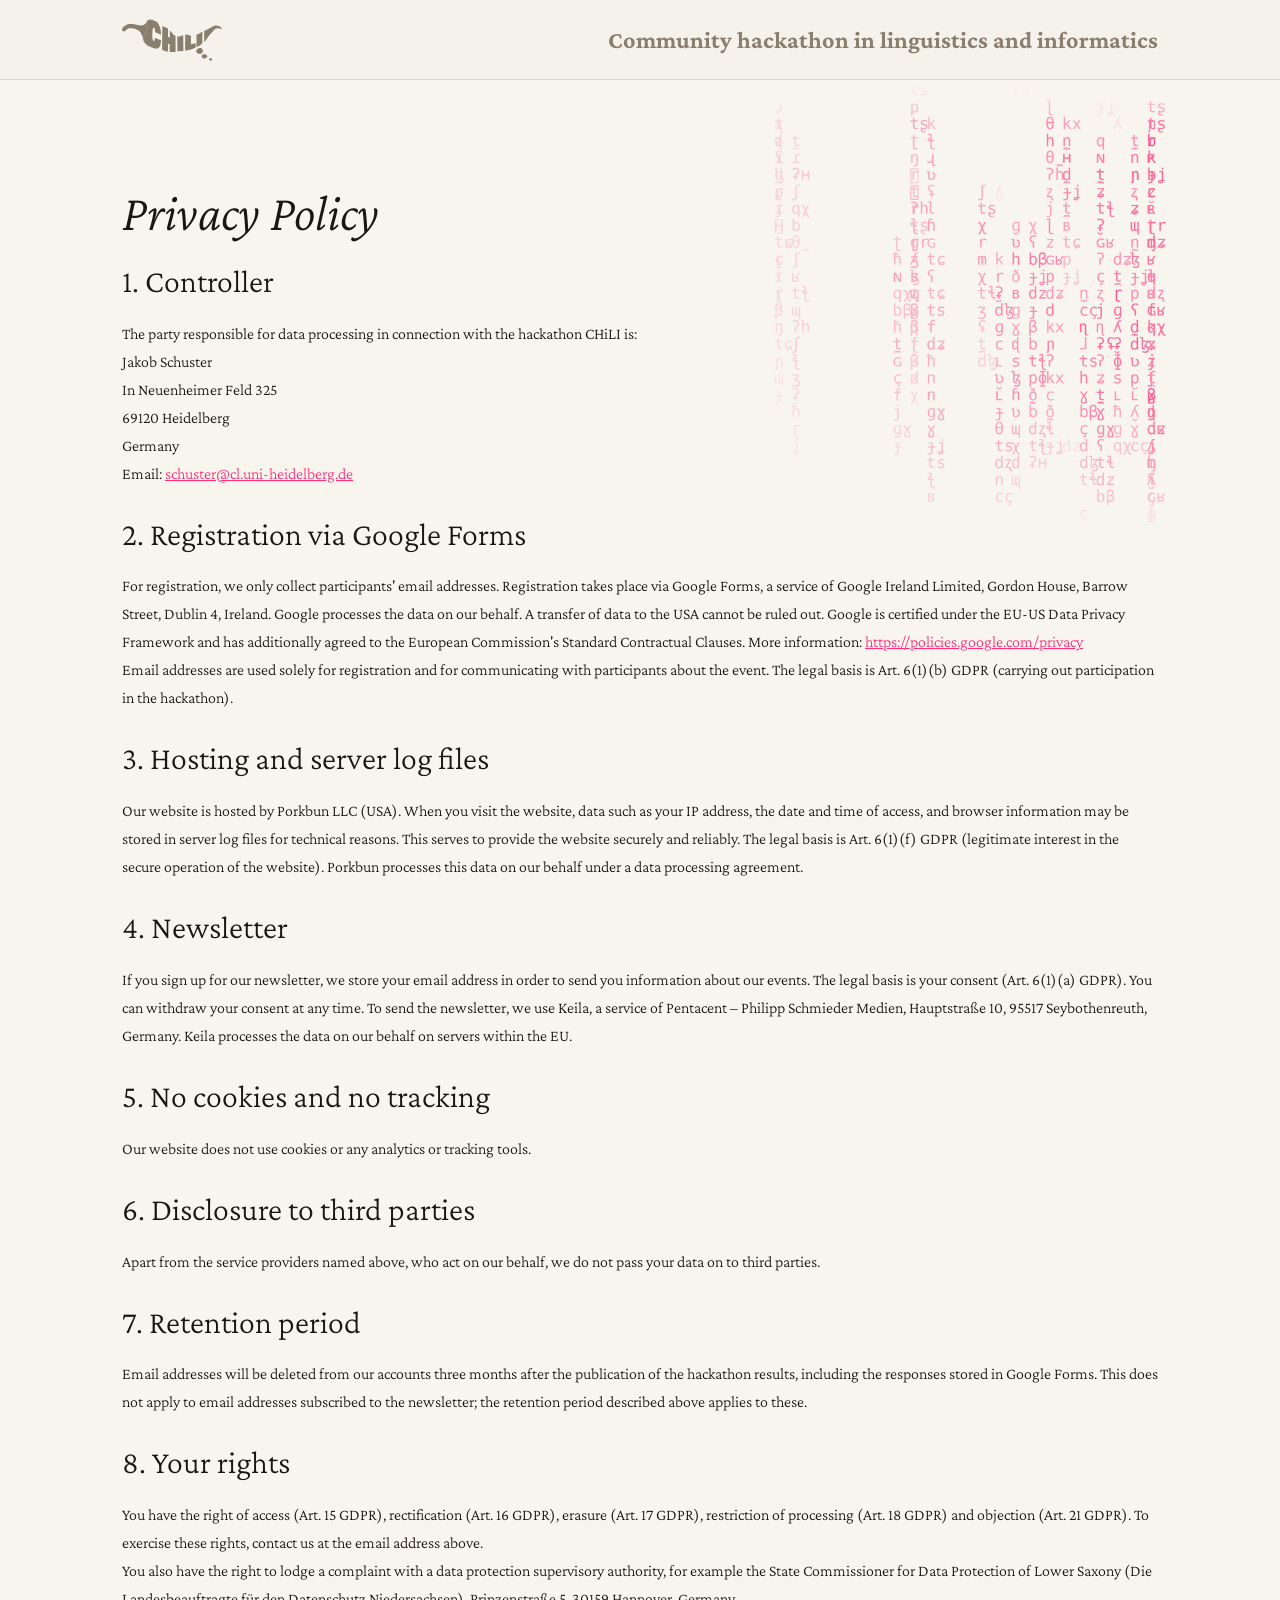
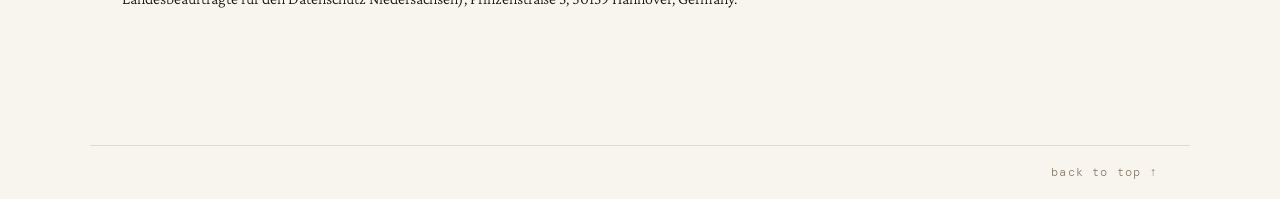
<file: privacy-notice.html>
<!DOCTYPE html>
<html lang="en">
<head>
<meta charset="UTF-8">
<meta name="viewport" content="width=device-width, initial-scale=1.0">
<title>CHiLI 2027 | Privacy notice</title>
<link rel="icon" type="image/x-icon" href="images/favicon.png">
<link href="https://fonts.googleapis.com/css2?family=Crimson+Pro:ital,wght@0,300;0,400;0,600;1,300;1,400;1,600&family=DM+Mono:wght@300;400;500&display=swap" rel="stylesheet">
<link href="style.css" rel="stylesheet">

<style>
/* Only what style.css does not already cover + overrides */

:root { --nav-h: 80px; }         

nav {
    height: var(--nav-h);         
    padding-inline: max(2rem, calc((100% - 1100px) / 2 + 2rem));
    position: static;
}

.nav-home {
    display: flex;
    align-items: center;
}
.nav-home img {
    width: auto;
    display: block;
}

section.page-section {
    text-align: left;
    min-height: calc(100vh - 60px - 5rem);
}
section.page-section .section-desc {
    margin-left: 0;     
    margin-right: 0;
}

.nav-title {
  color: var(--muted);
}

section.page-section {
    background: url('images/ipa-rain.png') right top / clamp(670px, 35vw, 870px) auto no-repeat;
}

.footer-left { margin-left: auto; }

@media (max-width: 720px) {
    section.page-section { background-image: none; }   
    nav { padding-inline: 1.25rem; display: flex;}
    .nav-title {display: none;}
}

</style>
</head>
<body>

<!-- NAV -->
<nav>
  <div class="footer-row">
  <a class="nav-home" href="index.html"><img src="images/logo_footer.svg" alt="Back to main page"></a>
  <h2 class="nav-title">Community hackathon in linguistics and informatics</h2>
  </div>
</nav>

<!-- CONTENT -->
<section class="page-section">
  <h2 class="section-title">Privacy Policy</h2>
<h3>1. Controller</h3>
<p class=«section-desc»>The party responsible for data processing in connection with the hackathon CHiLI is:<br>
Jakob Schuster<br>
In Neuenheimer Feld 325<br>
69120 Heidelberg<br>
Germany<br>
Email: <u><a class="text-link">schuster@cl.uni-heidelberg.de</a></u></p><br>
<h3>2. Registration via Google Forms</h3>
<p class=«section-desc»>For registration, we only collect participants' email addresses. Registration takes place via Google Forms, a service of Google Ireland Limited, Gordon House, Barrow Street, Dublin 4, Ireland. Google processes the data on our behalf. A transfer of data to the USA cannot be ruled out. Google is certified under the EU-US Data Privacy Framework and has additionally agreed to the European Commission's Standard Contractual Clauses. More information: <a href='https://policies.google.com/privacy' class="text-link">https://policies.google.com/privacy</a></p>
<p class=«section-desc»>Email addresses are used solely for registration and for communicating with participants about the event. The legal basis is Art. 6(1)(b) GDPR (carrying out participation in the hackathon).</p><br>
<h3>3. Hosting and server log files</h3>
<p class=«section-desc»>Our website is hosted by Porkbun LLC (USA). When you visit the website, data such as your IP address, the date and time of access, and browser information may be stored in server log files for technical reasons. This serves to provide the website securely and reliably. The legal basis is Art. 6(1)(f) GDPR (legitimate interest in the secure operation of the website). Porkbun processes this data on our behalf under a data processing agreement. </p><br>
<h3>4. Newsletter</h3>
<p class=«section-desc»>If you sign up for our newsletter, we store your email address in order to send you information about our events. The legal basis is your consent (Art. 6(1)(a) GDPR). You can withdraw your consent at any time. To send the newsletter, we use Keila, a service of Pentacent – Philipp Schmieder Medien, Hauptstraße 10, 95517 Seybothenreuth, Germany. Keila processes the data on our behalf on servers within the EU.</p><br>
<h3>5. No cookies and no tracking</h3>
<p class=«section-desc»>Our website does not use cookies or any analytics or tracking tools.</p><br>
<h3>6. Disclosure to third parties</h3>
<p class=«section-desc»>Apart from the service providers named above, who act on our behalf, we do not pass your data on to third parties.</p><br>
<h3>7. Retention period</h3>
<p class=«section-desc»>Email addresses will be deleted from our accounts three months after the publication of the hackathon results, including the responses stored in Google Forms. This does not apply to email addresses subscribed to the newsletter; the retention period described above applies to these.</p><br>
<h3>8. Your rights</h3>
<p class=«section-desc»>You have the right of access (Art. 15 GDPR), rectification (Art. 16 GDPR), erasure (Art. 17 GDPR), restriction of processing (Art. 18 GDPR) and objection (Art. 21 GDPR). To exercise these rights, contact us at the email address above.</p>
<p class=«section-desc»>You also have the right to lodge a complaint with a data protection supervisory authority, for example the State Commissioner for Data Protection of Lower Saxony (Die Landesbeauftragte für den Datenschutz Niedersachsen), Prinzenstraße 5, 30159 Hannover, Germany.</p><br>

</section>

<!-- FOOTER -->
<footer>
  <div class="footer-row">
  <a class="footer-left" href="#">back to top ↑</a>
  </div>
</footer>

</body>
</html>
</file>
<file: style.css>
*, *::before, *::after { box-sizing: border-box; margin: 0; padding: 0; }

:root {
    --bg:      #f8f5ee;
    --bg2:     #efeae0;
    --bg3:     #e8e2d6;
    --surface: #e2dccf;
    --border:        rgba(60,50,35,0.13);
    --border-bright: rgba(60,50,35,0.24);
    --accent:  #00c8a0;
    --accent2: #ff2d78;
    --accent-dim: rgba(0,200,160,0.12);
    --accent-glow: rgba(0,200,160,0.25);
    --accent2-glow: rgba(255, 45, 120,0.25);
    --text:    #1a1610;
    --muted:   #8a7e6e;
    --muted2:  #5c5244;
    --font-head: 'Crimson Pro', Georgia, serif;
    --font-mono: 'DM Mono', monospace;
}

html { scroll-behavior: smooth; font-size: 16px; }

body {
    background: var(--bg);
    color: var(--text);
    font-family: var(--font-head);
    font-weight: 300;
    line-height: 1.75;
    overflow-x: hidden;
}

/* ── NAV ── */
nav {
    position: sticky;
    top: 0;
    z-index: 100;
    padding: 0 2rem;
    height: 60px;
    display: flex;
    align-items: center;
    justify-content: space-between;
    background: rgba(245,242,235,1);
    backdrop-filter: blur(14px);
    border-bottom: 1px solid var(--border);
}

.nav-links {
    display: flex;
    gap: 0;
    list-style: none;
    position: absolute;
    left: 50%;
    transform: translateX(-50%);
}

.nav-links a {
    display: block;
    padding: 5px 12px;
    font-family: var(--font-mono);
    font-size: 12px;
    letter-spacing: 0.07em;
    text-transform: lowercase;
    text-decoration: none;
    color: var(--muted);
    border-bottom: 1.5px solid transparent;
    transition: color 0.2s, border-color 0.2s;
}

.nav-links a:hover { color: var(--text); border-bottom-color: var(--border-bright); }
.nav-links a.active { color: var(--accent); border-bottom-color: var(--accent); }

/* ── HERO ── */
#hero-landscape {
    min-height: 100vh;
    display: flex;
    flex-direction: column;
    justify-content: center;
    align-items: center;
    text-align: center;
    padding: 30px 2rem 4rem;
    position: relative;
    overflow: hidden;
}

/* faint ruled-paper lines */
#hero-landscape::before {
    content: '';
    position: absolute;
    inset: 0;
    background-image: repeating-linear-gradient(
    transparent,
    transparent 47px,
    var(--border) 48px
    );
    opacity: 0.6;
    pointer-events: none;
}

#hero-portrait {
    --wave-reach: 10.5rem;
    min-height: 100vh;
    display: none;
    flex-direction: column;
    justify-content: center;
    align-items: center;
    text-align: center;
    padding: 30px 2rem 4rem;
    position: relative;
    overflow: hidden;
}

/* faint ruled-paper lines */
#hero-portrait::before {
    content: '';
    position: absolute;
    inset: 0;
    background-image: repeating-linear-gradient(
    transparent,
    transparent 47px,
    var(--border) 48px
    );
    opacity: 0.6;
    pointer-events: none;
}

/* waveform canvas sits behind content, positioned by JS to match title */
#waveCanvasLandscape {
    mask-image: radial-gradient(ellipse 40% 60% at 50% 50%, rgba(0,0,0,0.07) 48%, black 70%);
    position: absolute;
    left: 0;
    pointer-events: none;
}

#waveCanvasPortrait {
    position: absolute;
    left: 0;
    pointer-events: none;
}

.hero-eyebrow {
    position: relative;
    display: flex;
    align-items: center;
    gap: 16px;
    margin-bottom: 1.5rem;
}

.hero-eyebrow-text {
    font-family: var(--font-mono);
    font-size: 12px;
    letter-spacing: 0.2em;
    text-transform: lowercase;
    color: var(--muted);
}

.hero-title-landscape {
    position: relative;
    font-family: var(--font-head);
    font-size: clamp(3.8rem, 10vw, 7.0rem);
    font-weight: 300;
    font-style: italic;
    line-height: 1.0;
    letter-spacing: -0.01em;
    margin-bottom: 2.75rem;
    color: var(--text);
}

.hero-title-portrait {
    position: relative;
    font-family: var(--font-head);
    font-size: clamp(3.8rem, 10vw, 7.0rem);
    font-weight: 300;
    font-style: italic;
    line-height: 1.0;
    letter-spacing: -0.01em;
    margin: var(--wave-reach) 0;
    color: var(--text);
}

#hero-portrait .hero-eyebrow { margin-bottom: 0; }

.hero-title-landscape .accent-word {
    color: var(--accent);
    font-weight: 300;
}

.hero-title-landscape .light-word {
    color: var(--muted);
    font-weight: 300;
    font-style: normal
}

.hero-title-portrait .accent-word {
    color: var(--accent);
    font-weight: 300;
}

.hero-title-portrait .light-word {
    color: var(--muted);
    font-weight: 300;
    font-style: normal
}

.hero-buttons {
    position: relative;
    display: flex;
    gap: 12px;
    justify-content: center;
    flex-wrap: wrap;
}

.btn-primary {
    font-family: var(--font-mono);
    font-size: 12px;
    letter-spacing: 0.12em;
    text-transform: lowercase;
    padding: 13px 32px;
    background: var(--accent2);
    color: var(--bg);
    border: none;
    border-radius: 2px;
    cursor: pointer;
    font-weight: 400;
    transition: opacity 0.2s;
}
.btn-primary:hover { opacity: 0.85; }

@keyframes scrollDrop {
    0%,100% { opacity: 0.3; transform: scaleY(1); }
    50% { opacity: 0.9; transform: scaleY(1.15); }
}

/* ── WAVE DIVIDER ── */
.wave-divider {
    display: flex;
    align-items: center;
    max-width: 1100px;
    margin: 0 auto;
    height: 32px;
    position: relative;
}

.wave-divider-line {
    flex: 1;
    height: 1px;
    background: var(--accent);
    opacity: 0.35;
}

.wave-divider-bars {
    width: auto;
    min-width: 20vw;
    height: 32px;
    display: flex;
    align-items: center;
    justify-content: center;
    gap: 3px;
    flex-shrink: 0;
}

.wave-divider-bar {
    width: 2px;
    flex-shrink: 0;
    background: var(--accent);
    border-radius: 1px;
    transform-origin: center;
    opacity: 0.85;
    animation-name: waveBarGrow;
    animation-timing-function: ease-in-out;
    animation-iteration-count: 1;
    animation-fill-mode: forwards;
    animation-play-state: paused;
}

.wave-divider.triggered .wave-divider-bar {
    animation-play-state: running;
}

@keyframes waveBarGrow {
    0%   { transform: scaleY(1); }
    50%  { transform: scaleY(1.4); }
    100% { transform: scaleY(1); }
}

/* ── ACCENT DIVIDER ── */
.section-divider {
    border: none;
    max-width: 1100px;
    margin: 0 auto;
    height: 1px;
    background: var(--border);
    position: relative;
    overflow: visible;
}

/* ── SECTIONS ── */
section {
    padding: 6.5rem 2rem;
    max-width: 1100px;
    margin: 0 auto;
    text-align: center;
}

.final_section{
    padding: 6.5rem 2rem 3rem;
}

.section-title {
    font-family: var(--font-head);
    font-size: clamp(2rem, 4vw, 3.2rem);
    font-weight: 300;
    font-style: italic;
    line-height: 1.15;
    margin-bottom: 1.25rem;
    color: var(--text);
}

h3{
    font-family: var(--font-head);
    font-size: clamp(1.4rem, 2.5vw, 2.2rem);
    font-weight: 300;
    line-height: 1.15;
    margin-bottom: 1.25rem;
    color: var(--text);
}

.section-desc {
    font-family: var(--font-head);
    font-size: 16px;
    font-weight: 300;
    color: var(--muted2);
    max-width: 700px;
    line-height: 1.85;
    margin-bottom: 2.5rem;
    margin-left: auto;
    margin-right: auto;
}

.team-portrait {
    width: 100%;
    max-width: 700px;
    height: auto;
    display: block;
    margin-left: auto;
    margin-right: auto;
}

.text-link {
    color: var(--accent2);
}

/* ── TIMELINE ── */

.timeline {
    position: relative;
    text-align: left;

    max-width: 560px;
    margin-left: auto;
    margin-right: auto;
}

.timeline::before {
    content: '';
    position: absolute;
    left: 0;
    top: 8px;
    bottom: 8px;
    width: 1px;
    background: var(--border-bright);
}

.timeline-item {
    position: relative;
    padding: 0 0 2.5rem 2rem;
}

.timeline-item::before {
    content: '';
    position: absolute;
    left: -4px;
    top: 10px;
    width: 9px;
    height: 9px;
    border-radius: 50%;
    background: var(--bg);
    border: 1px solid var(--muted);
    transition: border-color 0.2s, background 0.2s;
}

.timeline-item:hover::before { border-color: var(--accent); }

.timeline-item.active::before {
    background: var(--accent);
    border-color: var(--accent);
    box-shadow: 0 0 0 4px var(--accent-glow);
}

.timeline-item.past::before {
    background: var(--accent2);
    border-color: var(--accent2);
    box-shadow: 0 0 0 4px var(--accent2-glow);
}

.timeline-date {
    font-family: var(--font-mono);
    font-size: 12px;
    letter-spacing: 0.15em;
    text-transform: lowercase;
    color: var(--muted);
    margin-bottom: 4px;
}

.timeline-title {
    font-family: var(--font-head);
    font-size: 18px;
    font-weight: 600;
    color: var(--text);
    margin-bottom: 6px;
}

.timeline-desc {
    font-family: var(--font-head);
    font-size: 14px;
    font-weight: 300;
    color: var(--muted2);
    line-height: 1.7;
}

@keyframes pulse {
    0%,100% { opacity: 1; transform: scale(1); }
    50% { opacity: 0.5; transform: scale(0.7); }
}

/* ── CHALLENGES ── */
.ipa-rain-canvas {
    position: absolute;
    top: 0;
    right: 0;
    pointer-events: none;
    z-index: 0;
}

.card-content {
    position: relative;
    z-index: 1;
    max-width: 65%;           /* push text away from the rain */
}

.challenges-grid {
    display: grid;
    grid-template-columns: repeat(auto-fit, minmax(280px, 1fr));
    gap: 1px;
    background: var(--border);
    border: 1px solid var(--border);
    border-radius: 2px;
    overflow: hidden;
}

.challenge-card {
    background: var(--bg2);
    overflow: hidden;
    padding: 2rem;
    transition: background 0.2s;
    cursor: default;
    position: relative;
    text-align: left;
}

.challenge-card:hover { background: var(--bg3); }

.challenge-card:hover .challenge-num { color: var(--accent2); }

.challenge-num {
    font-family: var(--font-mono);
    font-size: 12px;
    letter-spacing: 0.2em;
    color: var(--muted);
    margin-bottom: 1rem;
    transition: color 0.2s;
}

.challenge-title {
    font-family: var(--font-head);
    font-size: 20px;
    font-weight: 600;
    font-style: italic;
    margin-bottom: 10px;
    color: var(--text);
}

.challenge-desc {
    font-family: var(--font-head);
    font-size: 14px;
    font-weight: 300;
    color: var(--muted2);
    line-height: 1.75;
}

.challenge-card:hover .challenge-tag {
    border-color: rgba(0,200,160,0.25);
    color: var(--muted2);
}

/* ── PRIZES ── */
.prizes-row {
    display: grid;
    grid-template-columns: 1.6fr 1fr 1fr;
    gap: 1px;
    background: var(--border);
    border: 1px solid var(--border);
    border-radius: 2px;
    overflow: hidden;
    margin-bottom: 1px;
}

.prize-card {
    background: var(--bg2);
    padding: 2.5rem 2rem;
    position: relative;
}

.prize-card.first {
    background: var(--bg3);
    border-top: 2px solid var(--accent);
}

.prize-rank {
    font-family: var(--font-mono);
    font-size: 12px;
    letter-spacing: 0.2em;
    text-transform: lowercase;
    color: var(--muted);
    margin-bottom: 1rem;
    display: block;
}

.prize-card.first .prize-rank { color: var(--accent); }

.prize-amount {
    font-family: var(--font-head);
    font-size: 3.2rem;
    font-weight: 300;
    font-style: italic;
    line-height: 1;
    color: var(--text);
    margin-bottom: 4px;
}

.prize-card.first .prize-amount { color: var(--accent); }

.prize-desc {
    font-family: var(--font-head);
    font-size: 13px;
    font-weight: 300;
    color: var(--muted2);
    margin-top: 12px;
    line-height: 1.75;
}

/* ── JUDGES ── */
.judges-grid {
    display: grid;
    grid-template-columns: repeat(3, 1fr);
    gap: 1px;
    background: var(--border);
    border: 1px solid var(--border);
    border-radius: 2px;
    overflow: hidden;
}

.judge-card {
    background: var(--bg2);
    padding: 2rem 1.5rem;
    transition: background 0.2s;
    align-items: center;
    display: flex; flex-direction: column;
}
.judge-card:hover { background: var(--bg3); }

.judge-avatar {
    width: 44px;
    height: 44px;
    border-radius: 2px;
    background: var(--bg3);
    border: 1px solid var(--border-bright);
    display: flex;
    align-items: center;
    justify-content: center;
    font-family: var(--font-head);
    font-size: 15px;
    font-weight: 600;
    font-style: italic;
    color: var(--accent);
    margin-bottom: 1rem;
}

.judge-name {
    font-family: var(--font-head);
    font-size: 15px;
    font-weight: 600;
    color: var(--accent2);
    margin-bottom: 1px;
}

.judge-role {
    font-family: var(--font-mono);
    font-size: 12px;
    font-weight: 300;
    color: var(--muted2);
    margin-bottom: 4px;
}

.judge-company {
    font-family: var(--font-mono);
    font-size: 12px;
    color: var(--muted);
    letter-spacing: 0.06em;
    text-transform: lowercase;
}

/* ── SPONSORS ── */
.sponsors-tiers {
    display: flex;
    flex-direction: column;
    gap: 2px;
}

.sponsor-tier {
    background: var(--bg2);
    border: 1px solid var(--border);
    border-radius: 2px;
    overflow: hidden;
}

.sponsor-tier-header {
    padding: 10px 1.5rem;
    border-bottom: 1px solid var(--border);
    display: flex;
    align-items: center;
    gap: 10px;
}

.sponsor-tier-name {
    font-family: var(--font-mono);
    font-size: 12px;
    letter-spacing: 0.2em;
    text-transform: lowercase;
    color: var(--muted2);
}

.sponsor-tier-dot { width: 6px; height: 6px; border-radius: 50%; }

.sponsor-logos {
    padding: 1.5rem;
    display: flex;
    flex-wrap: wrap;
    gap: 1rem;
    align-items: center;
}

.sponsor-logo-placeholder {
    height: 36px;
    border: 1px solid var(--border-bright);
    border-radius: 2px;
    padding: 0 1.5rem;
    display: flex;
    align-items: center;
    justify-content: center;
    font-family: var(--font-mono);
    font-size: 12px;
    letter-spacing: 0.12em;
    text-transform: lowercase;
    color: var(--muted);
    min-width: 120px;
    transition: border-color 0.2s, color 0.2s;
}

.sponsor-logo-placeholder:hover { border-color: var(--muted2); color: var(--text); }

/* ── FAQ ── */
.faq-list {
    list-style: none;
    text-align: left;
    max-width: 560px;
    margin-left: auto;
    margin-right: auto;
}

.faq-q {
    font-family: var(--font-head);
    font-size: 17px;
    font-weight: 400;
    padding: 1.25rem 0;
    color: var(--text);
    cursor: pointer;
    display: flex;
    justify-content: space-between;
    align-items: center;
    gap: 1rem;
    user-select: none;
    list-style: none;
    border-bottom: 1px solid var(--border);
    transition: color 0.2s;
}
.faq-q:hover { color: var(--accent); }

.faq-q::after {
    content: '+';
    font-family: var(--font-mono);
    font-size: 16px;
    font-weight: 300;
    color: var(--muted);
    flex-shrink: 0;
    transition: transform 0.2s, color 0.2s;
}

details[open] .faq-q { color: var(--accent); border-bottom-color: transparent; }
details[open] .faq-q::after { transform: rotate(45deg); color: var(--accent); }

.faq-a {
    font-family: var(--font-head);
    font-size: 15px;
    font-weight: 300;
    color: var(--muted2);
    line-height: 1.85;
    padding: 0.5rem 0 1.5rem;
    max-width: 680px;
    border-bottom: 1px solid var(--border);
}

/* ── NEWSLETTER ── */
.newsletter-form {
    display: flex;
    gap: 0;
    max-width: 560px;
    margin: 0 auto;
}

.newsletter-input {
    flex: 1;
    background: var(--bg);
    border: 1px solid var(--accent2);
    border-right: none;
    border-radius: 2px 0 0 2px;
    padding: 10px 14px;
    font-family: var(--font-head);
    font-size: 15px;
    color: var(--text);
    outline: none;
    transition: border-color 0.2s;
}
.newsletter-input::placeholder { color: var(--muted); }

.newsletter-btn {
    font-family: var(--font-mono);
    font-size: 12px;
    letter-spacing: 0.12em;
    text-transform: lowercase;
    padding: 10px 24px;
    background: var(--accent2);
    color: var(--bg);
    border: none;
    border-radius: 0 2px 2px 0;
    cursor: pointer;
    font-weight: 400;
    white-space: nowrap;
    transition: opacity 0.2s;
}
.newsletter-btn:hover { opacity: 0.85; }

/* ── REGISTER ── */

#register {
    padding: 7rem 2rem;
    text-align: center;
    max-width: 680px;
    margin: 0 auto;
}

.form-row { display: grid; grid-template-columns: 1fr 1fr; gap: 12px; }

.form-field { display: flex; flex-direction: column; gap: 6px; }

/* ── FOOTER ── */

.footer-logo {
    padding: 1rem 2rem 1rem;
    max-width: 1100px;
    margin: 0 auto;
    display: flex;
    flex-direction: column;
    align-items: center;
    gap: 1rem;
    text-align: center;
}

footer {
    border-top: 1px solid var(--border);
    padding: 2.5rem 2rem;
    padding: 1rem 2rem 1rem;
    max-width: 1100px;
    margin: 0 auto;
    display: flex;
    flex-direction: column;
    align-items: center;
    gap: 1rem;
    text-align: center;
}

.footer-row {
    width: 100%;                      
    display: flex;
    justify-content: space-between;   
    align-items: center;
    flex-wrap: wrap;                  
    gap: 1rem 1.5rem;
}

.footer-links a,
.footer-left {
    font-family: var(--font-mono);
    font-size: 12px;
    letter-spacing: 0.1em;
    text-transform: lowercase;
    text-decoration: none;
    color: var(--muted);
    transition: color 0.2s;
}
.footer-links a:hover,
a.footer-left:hover { color: var(--muted2); }

.footer-links { display: flex; gap: 1.5rem; list-style: none; }

.footer-links a {
    font-family: var(--font-mono);
    font-size: 12px;
    letter-spacing: 0.1em;
    text-transform: lowercase;
    text-decoration: none;
    color: var(--muted);
    transition: color 0.2s;
}
.footer-links a:hover { color: var(--muted2); }

.footer-copy { 
    font-family: var(--font-mono); 
    font-size: 12px; 
    color: var(--muted);
}

u {
    text-decoration: underline;
    color: var(--accent2);
}

@media (max-width: 900px) {
    .judges-grid { grid-template-columns: repeat(2, 1fr); }
}

@media (max-width: 720px) {
    #hero-landscape {display: none;}
    #hero-portrait {display: flex;}
    .judges-grid { grid-template-columns: 1fr; }
    .about-grid { grid-template-columns: 1fr; }
    .prizes-row { grid-template-columns: 1fr; }
    nav { padding: 0 1rem; display: none;}
    .nav-links { display: none; }
    .wave-divider-bars { zoom: 0.6; }
    section { padding: 5rem 1.25rem; }
    .form-row { grid-template-columns: 1fr; }
    .register-box { padding: 2.5rem 1.5rem; }
    footer { flex-direction: column; gap: 1.5rem; text-align: center; }
    .footer-links { justify-content: center; }
    .footer-row {
        flex-direction: column;   
        align-items: center;      
        gap: 1rem;
    }
    .newsletter-input { min-width: 0; }  
}
</file>
